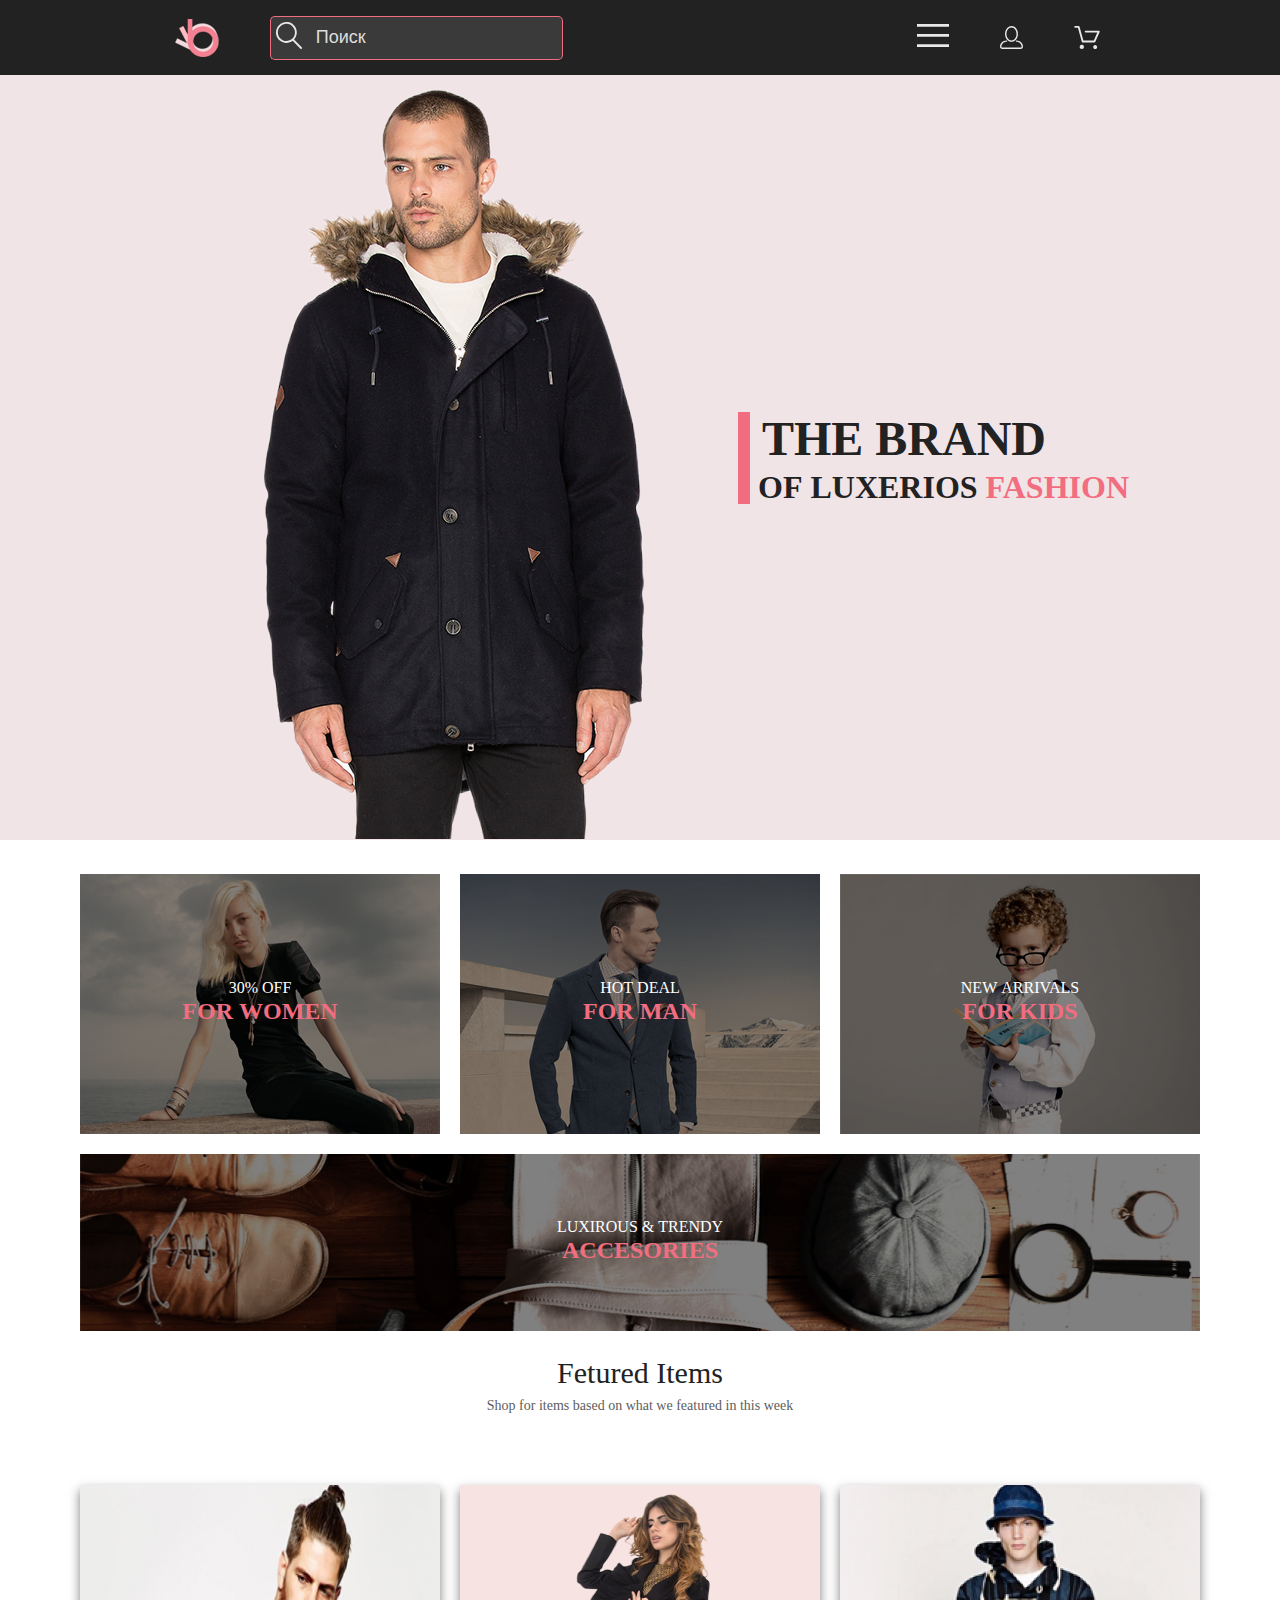
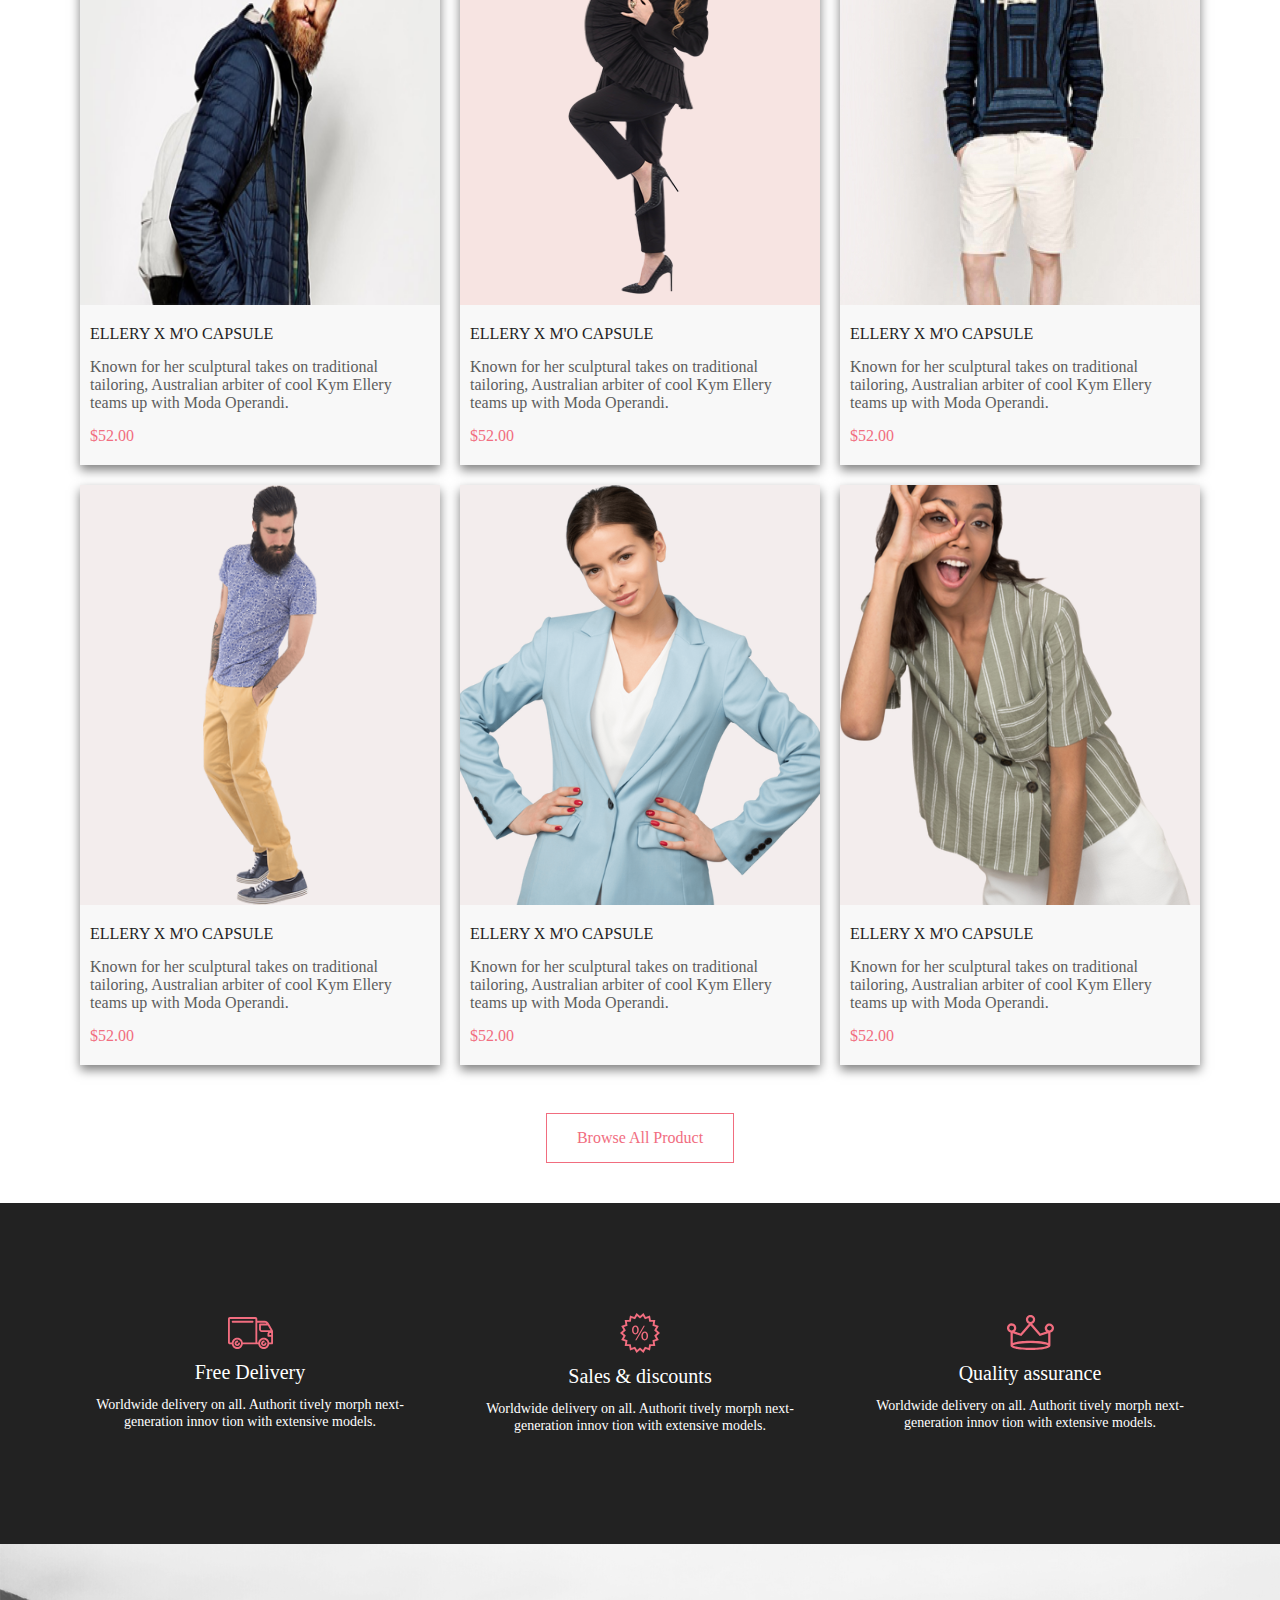
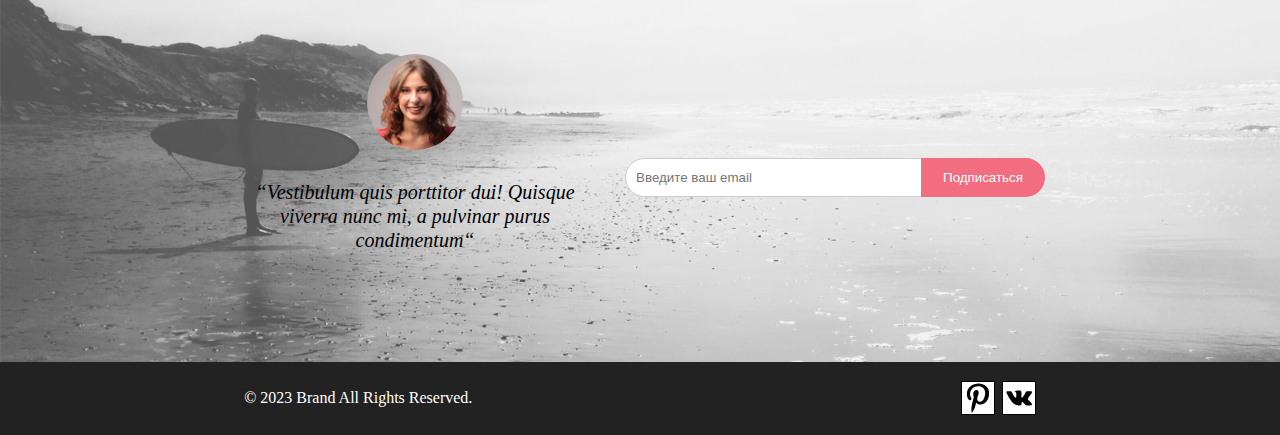
<file: index.html>
<!DOCTYPE html>
<html lang="en">
  <head>
    <meta charset="UTF-8" />
    <meta name="viewport" content="width=device-width, initial-scale=1.0" />
    <title>shop</title>
    <link rel="stylesheet" href="style/style.css" />
  </head>
  <body>
    <div class="main-page">
      <section class="top-menu center">
        <div class="logo-search">
          <a class="main-logo" href="#"> </a>
          <div class="search-hover">
            <div class="search icon"></div>
            <form class="search__form" action="" method="">
              <label for="top-menu"></label>
              <input
                class="custom_input input"
                type="text"
                name="search__top-menu"
                placeholder="Поиск" />
            </form>
          </div>
        </div>
        <div class="user_info">
          <div class="user_info__setting-box icon-header">
            <input type="checkbox" id="setting-box" checked="true" />
            <label for="setting-box">
              <svg
                width="32.000000"
                height="23.000000"
                viewBox="0 0 32 23"
                fill="none"
                xmlns="http://www.w3.org/2000/svg"
                xmlns:xlink="http://www.w3.org/1999/xlink">
                <defs />
                <path
                  d="M0 23L0 20.3086L32 20.3086L32 23L0 23ZM0 12.7617L0
                10.0703L32 10.0703L32 12.7617L0 12.7617ZM0 2.69141L0 0L32 0L32
                2.69141L0 2.69141Z"
                  fill="#E8E8E8"
                  fill-opacity="1.000000"
                  fill-rule="nonzero" />
              </svg>
            </label>
            <div class="setting-menu">
              <ul>
                <span class="title">Menu</span>
                <li class="mobile-sub-menu">
                  <a
                    class="link mobile-link"
                    href="page/shopping_cart/shopping_cart.html">
                    <svg
                      width="20"
                      height="20"
                      viewBox="0 0 31.9941 29"
                      fill="none"
                      xmlns="http://www.w3.org/2000/svg"
                      xmlns:xlink="http://www.w3.org/1999/xlink">
                      <path
                        d="M26.2012 29C25.5527 28.9727 24.9414 28.6953 24.498 28.2227C24.0527 27.75 23.8105 27.125 23.8242 26.4766C23.8379 25.8281 24.1035 25.2109 24.5664 24.7578C25.0293 24.3008 25.6523 24.0469 26.3008 24.0469C26.9492 24.0469 27.5723 24.3008 28.0352 24.7578C28.498 25.2109 28.7637 25.8281 28.7773 26.4766C28.791 27.125 28.5488 27.75 28.1055 28.2227C27.6602 28.6953 27.0488 28.9727 26.4004 29L26.2012 29ZM6.75195 26.3203C6.75195 25.7891 6.91016 25.2734 7.20508 24.832C7.5 24.3906 7.91797 24.0469 8.4082 23.8438C8.89648 23.6406 9.43555 23.5898 9.95508 23.6914C10.4766 23.793 10.9531 24.0508 11.3281 24.4258C11.7031 24.8008 11.959 25.2773 12.0605 25.7969C12.1641 26.3164 12.1113 26.8555 11.9082 27.3438C11.707 27.8359 11.3633 28.2539 10.9219 28.5469C10.4805 28.8438 9.96289 29 9.43359 29C9.08008 29 8.73242 28.9297 8.40625 28.7969C8.08203 28.6602 7.78516 28.4648 7.53711 28.2148C7.28711 27.9688 7.08984 27.6719 6.95508 27.3477C6.82031 27.0195 6.75195 26.6719 6.75195 26.3203L6.75195 26.3203ZM10.5527 20.6875C10.293 20.6875 10.041 20.6016 9.83398 20.4453C9.62695 20.2891 9.47852 20.0703 9.4082 19.8203L4.57422 2.36328L1.18164 2.36328C0.869141 2.36328 0.568359 2.23828 0.345703 2.01953C0.125 1.79688 0 1.49609 0 1.18359C0 0.867188 0.125 0.566406 0.345703 0.347656C0.568359 0.125 0.869141 0 1.18164 0L5.46289 0C5.72266 0 5.97461 0.0820312 6.18164 0.242188C6.38867 0.398438 6.53711 0.617188 6.60742 0.867188L11.4395 18.3242L24.6172 18.3242L29.002 8.27344L14.4004 8.27344C14.2422 8.28125 14.0859 8.25391 13.9375 8.19531C13.791 8.13672 13.6562 8.05078 13.543 7.94141C13.4297 7.83203 13.3379 7.69922 13.2773 7.55469C13.2148 7.40625 13.1836 7.25 13.1836 7.09375C13.1836 6.93359 13.2148 6.77734 13.2773 6.63281C13.3379 6.48438 13.4297 6.35547 13.543 6.24219C13.6562 6.13281 13.791 6.04688 13.9375 5.98828C14.0859 5.93359 14.2422 5.90625 14.4004 5.91016L30.8145 5.91016C31.0098 5.91016 31.2031 5.95703 31.375 6.05078C31.5469 6.14453 31.6934 6.27734 31.8008 6.44141C31.9082 6.60547 31.9727 6.79688 31.9902 6.99219C32.0078 7.1875 31.9766 7.38281 31.9004 7.56641L26.4941 19.9766C26.4023 20.1875 26.25 20.3672 26.0586 20.4922C25.8652 20.6172 25.6406 20.6875 25.4102 20.6875L10.5527 20.6875Z"
                        fill="#E8E8E8"
                        fill-opacity="1.000000"
                        fill-rule="nonzero" />
                    </svg>

                    &nbsp;&nbsp;SHOPPING&nbsp;CART</a
                  >
                </li>
                <li class="mobile-sub-menu">
                  <a
                    class="link mobile-link"
                    href="page/registration/registration.html">
                    <svg
                      width="20"
                      height="20"
                      viewBox="0 0 29 29"
                      fill="none"
                      xmlns="http://www.w3.org/2000/svg"
                      xmlns:xlink="http://www.w3.org/1999/xlink">
                      <path
                        d="M14.5 19.9375C19 19.9375 22.6562 15.4648 22.6562 9.96875C22.6562 4.47266 19 0 14.5 0C13.3633 0.0234375 12.2461 0.304688 11.2344 0.824219C10.2246 1.34375 9.3457 2.08984 8.66602 3C7.12695 4.99609 6.30859 7.45312 6.34375 9.97266C6.34375 15.4648 10 19.9375 14.5 19.9375ZM14.5 1.8125C18 1.8125 20.8438 5.47266 20.8438 9.96875C20.8438 14.4648 17.998 18.125 14.5 18.125C11.002 18.125 8.15625 14.4648 8.1543 9.96875C8.1543 5.47266 11 1.8125 14.5 1.8125ZM20.8438 18.125C20.6035 18.125 20.373 18.2188 20.2031 18.3906C20.0332 18.5586 19.9375 18.793 19.9375 19.0312C19.9375 19.2734 20.0332 19.5039 20.2031 19.6719C20.373 19.8438 20.6035 19.9375 20.8438 19.9375C22.5254 19.9414 24.1387 20.6094 25.3281 21.7969C26.5176 22.9883 27.1855 24.6016 27.1875 26.2812C27.1875 26.5234 27.0918 26.7539 26.9219 26.9219C26.752 27.0938 26.5215 27.1875 26.2812 27.1875L2.7207 27.1875C2.48047 27.1875 2.25 27.0938 2.08008 26.9219C1.91016 26.7539 1.81445 26.5234 1.81445 26.2812C1.81641 24.6016 2.48438 22.9883 3.67383 21.7969C4.86328 20.6094 6.47656 19.9414 8.1582 19.9375C8.39844 19.9375 8.62891 19.8438 8.79883 19.6719C8.96875 19.5039 9.06445 19.2734 9.06445 19.0312C9.06445 18.793 8.96875 18.5625 8.79883 18.3906C8.62891 18.2227 8.39844 18.125 8.1582 18.125C5.99609 18.1289 3.92188 18.9883 2.39258 20.5156C0.863281 22.0469 0.00195312 24.1172 0 26.2812C0 27 0.287109 27.6914 0.796875 28.2031C1.30664 28.7109 1.99805 29 2.71875 29L26.2812 29C27.002 29 27.6934 28.7109 28.2031 28.2031C28.7129 27.6914 29 27 29 26.2812C28.998 24.1172 28.1367 22.0469 26.6074 20.5156C25.0801 18.9883 23.0059 18.1289 20.8438 18.125Z"
                        fill="#E8E8E8"
                        fill-opacity="1.000000"
                        fill-rule="nonzero" />
                    </svg>

                    &nbsp;&nbsp;REGISTRATION</a
                  >
                </li>
                <ul class="setting-menu-category">
                  <span class="title"><a class="link" href="#">Men</a></span>
                  <li class="sub-category">
                    <a class="link" href="#">Accessories</a>
                  </li>
                  <li class="sub-category">
                    <a class="link" href="#">Bags</a>
                  </li>
                  <li class="sub-category">
                    <a class="link" href="#">Denim</a>
                  </li>
                  <li class="sub-category">
                    <a class="link" href="#">T-Shirts</a>
                  </li>
                </ul>
                <ul class="setting-menu-category">
                  <span class="title"><a class="link" href="#">WOMAN</a></span>
                  <li class="sub-category">
                    <a class="link" href="#">Accessories</a>
                  </li>
                  <li class="sub-category">
                    <a class="link" href="#">Jackets & Coats</a>
                  </li>
                  <li class="sub-category">
                    <a class="link" href="#">Polos</a>
                  </li>
                  <li class="sub-category">
                    <a class="link" href="#">T-Shirts</a>
                  </li>
                  <li class="sub-category">
                    <a class="link" href="#">Shirts</a>
                  </li>
                </ul>
                <ul class="setting-menu-category">
                  <span class="title"><a class="link" href="#">KIDS</a></span>
                  <li class="sub-category">
                    <a class="link" href="#">Accessories</a>
                  </li>
                  <li class="sub-category">
                    <a class="link" href="#">Bags</a>
                  </li>
                  <li class="sub-category">
                    <a class="link" href="#">Polos</a>
                  </li>
                  <li class="sub-category">
                    <a class="link" href="#">T-Shirts</a>
                  </li>
                  <li class="sub-category">
                    <a class="link" href="#">Shirts</a>
                  </li>
                </ul>
              </ul>
            </div>
          </div>
          <a
            class="user_info__user icon-header"
            href="page/registration/registration.html">
          </a>
          <a
            class="user_info__shopping-cart icon-header"
            href="page/shopping_cart/shopping_cart.html">
          </a>
        </div>
      </section>
      <nav>
        <div class="big-logo-index">
          <div class="left-img">
            <img src="img/index/big-name-img2.png" alt="big-name-img" />
          </div>
          <div class="right-name">
            <div class="block-name-and-figure">
              <div class="block-img-pink"></div>
              <div class="name-shop">
                <div class="up-name">
                  <span>&nbspTHE&nbspBRAND</span>
                </div>
                <div class="down-name">
                  <span
                    >&nbspOF&nbspLUXERIOS&nbsp<span class="name-pink"
                      >FASHION</span
                    ></span
                  >
                </div>
              </div>
            </div>
          </div>
        </div>
      </nav>
      <main>
        <section class="category">
          <div class="category__up">
            <div class="category__up__bunner">
              <a href="page/catalog/catalog.html"
                ><img
                  class="img-bunner"
                  src="style/img/category/for_wonam_bunner2.png"
                  alt="FOR_WOMAN"
              /></a>
              <div class="bunner-name">
                <span class="bunner-up-name">30%&nbspOFF</span>
                <span class="bunner-down-name">FOR&nbspWOMEN</span>
              </div>
            </div>
            <div class="category__up__bunner">
              <a href="#"
                ><img
                  class="img-bunner"
                  src="style/img/category/FOR-man.png"
                  alt="FOR_WOMAN"
              /></a>
              <div class="bunner-name">
                <span class="bunner-up-name">HOT&nbspDEAL</span>
                <span class="bunner-down-name">FOR&nbspMAN</span>
              </div>
            </div>
            <div class="category__up__bunner">
              <a href="#"
                ><img
                  class="img-bunner"
                  src="style/img/category/FOR-kids.png"
                  alt="FOR_ьфт"
              /></a>
              <div class="bunner-name">
                <span class="bunner-up-name">NEW&nbspARRIVALS</span>
                <span class="bunner-down-name">FOR&nbspKIDS</span>
              </div>
            </div>
            <div class="category__up__bunner updown">
              <a href="#"
                ><img
                  class="img-bunner"
                  src="style/img/category/accesuars.png"
                  alt="FOR_ьфт"
              /></a>
              <div class="bunner-name">
                <span class="bunner-up-name">LUXIROUS&nbsp&&nbspTRENDY</span>
                <span class="bunner-down-name">ACCESORIES</span>
              </div>
            </div>
          </div>
          <div class="category__down">
            <div class="category__down__bunner bunner_down">
              <a href="#"
                ><img
                  class="img-bunner"
                  src="style/img/category/accesuars.png"
                  alt="accesuars"
              /></a>
              <div class="bunner-name bunner_down-name">
                <span class="bunner-up-name">LUXIROUS&nbsp&&nbspTRENDY</span>
                <span class="bunner-down-name">ACCESORIES</span>
              </div>
            </div>
          </div>
        </section>
        <section class="fetured_items">
          <span class="fetured_items__title">Fetured&nbspItems</span>
          <span class="fetured_items__text"
            >Shop&nbspfor&nbspitems&nbspbased&nbspon&nbspwhat&nbspwe&nbspfeatured&nbspin&nbspthis&nbspweek</span
          >
          <div class="fetured_items__product_carts">
            <div class="fetured_items__product_carts__product_cart">
              <div class="product_cart__img">
                <img src="img/index/product_1.png" alt="product_1" />
                <a
                  class="add_to_cart"
                  href="page/for_woman/product_1/product.html">
                  <svg
                    width="31.994141"
                    height="29.000000"
                    viewBox="0 0 31.9941 29"
                    fill="none"
                    xmlns="http://www.w3.org/2000/svg"
                    xmlns:xlink="http://www.w3.org/1999/xlink">
                    <defs />
                    <path
                      d="M26.2012 29C25.5527 28.9727 24.9414 28.6953 24.498 28.2227C24.0527 27.75 23.8105 27.125 23.8242 26.4766C23.8379 25.8281 24.1035 25.2109 24.5664 24.7578C25.0293 24.3008 25.6523 24.0469 26.3008 24.0469C26.9492 24.0469 27.5723 24.3008 28.0352 24.7578C28.498 25.2109 28.7637 25.8281 28.7773 26.4766C28.791 27.125 28.5488 27.75 28.1055 28.2227C27.6602 28.6953 27.0488 28.9727 26.4004 29L26.2012 29ZM6.75195 26.3203C6.75195 25.7891 6.91016 25.2734 7.20508 24.832C7.5 24.3906 7.91797 24.0469 8.4082 23.8438C8.89648 23.6406 9.43555 23.5898 9.95508 23.6914C10.4766 23.793 10.9531 24.0508 11.3281 24.4258C11.7031 24.8008 11.959 25.2773 12.0605 25.7969C12.1641 26.3164 12.1113 26.8555 11.9082 27.3438C11.707 27.8359 11.3633 28.2539 10.9219 28.5469C10.4805 28.8438 9.96289 29 9.43359 29C9.08008 29 8.73242 28.9297 8.40625 28.7969C8.08203 28.6602 7.78516 28.4648 7.53711 28.2148C7.28711 27.9688 7.08984 27.6719 6.95508 27.3477C6.82031 27.0195 6.75195 26.6719 6.75195 26.3203L6.75195 26.3203ZM10.5527 20.6875C10.293 20.6875 10.041 20.6016 9.83398 20.4453C9.62695 20.2891 9.47852 20.0703 9.4082 19.8203L4.57422 2.36328L1.18164 2.36328C0.869141 2.36328 0.568359 2.23828 0.345703 2.01953C0.125 1.79688 0 1.49609 0 1.18359C0 0.867188 0.125 0.566406 0.345703 0.347656C0.568359 0.125 0.869141 0 1.18164 0L5.46289 0C5.72266 0 5.97461 0.0820312 6.18164 0.242188C6.38867 0.398438 6.53711 0.617188 6.60742 0.867188L11.4395 18.3242L24.6172 18.3242L29.002 8.27344L14.4004 8.27344C14.2422 8.28125 14.0859 8.25391 13.9375 8.19531C13.791 8.13672 13.6562 8.05078 13.543 7.94141C13.4297 7.83203 13.3379 7.69922 13.2773 7.55469C13.2148 7.40625 13.1836 7.25 13.1836 7.09375C13.1836 6.93359 13.2148 6.77734 13.2773 6.63281C13.3379 6.48438 13.4297 6.35547 13.543 6.24219C13.6562 6.13281 13.791 6.04688 13.9375 5.98828C14.0859 5.93359 14.2422 5.90625 14.4004 5.91016L30.8145 5.91016C31.0098 5.91016 31.2031 5.95703 31.375 6.05078C31.5469 6.14453 31.6934 6.27734 31.8008 6.44141C31.9082 6.60547 31.9727 6.79688 31.9902 6.99219C32.0078 7.1875 31.9766 7.38281 31.9004 7.56641L26.4941 19.9766C26.4023 20.1875 26.25 20.3672 26.0586 20.4922C25.8652 20.6172 25.6406 20.6875 25.4102 20.6875L10.5527 20.6875Z"
                      fill="#E8E8E8"
                      fill-opacity="1.000000"
                      fill-rule="nonzero" />
                  </svg>
                  <span class="add_to_cart__text">add to cart</span>
                </a>
              </div>
              <div class="product_cart__text">
                <span class="title">ELLERY X M'O CAPSULE</span>
                <span class="text"
                  >Known for her sculptural takes on traditional tailoring,
                  Australian arbiter of cool Kym Ellery teams up with Moda
                  Operandi.</span
                >
                <span class="price">$52.00</span>
              </div>
            </div>
            <div class="fetured_items__product_carts__product_cart">
              <div class="product_cart__img">
                <img src="img/index/product_2.png" alt="product_2" />
                <a class="add_to_cart" href="#">
                  <svg
                    width="31.994141"
                    height="29.000000"
                    viewBox="0 0 31.9941 29"
                    fill="none"
                    xmlns="http://www.w3.org/2000/svg"
                    xmlns:xlink="http://www.w3.org/1999/xlink">
                    <defs />
                    <path
                      d="M26.2012 29C25.5527 28.9727 24.9414 28.6953 24.498 28.2227C24.0527 27.75 23.8105 27.125 23.8242 26.4766C23.8379 25.8281 24.1035 25.2109 24.5664 24.7578C25.0293 24.3008 25.6523 24.0469 26.3008 24.0469C26.9492 24.0469 27.5723 24.3008 28.0352 24.7578C28.498 25.2109 28.7637 25.8281 28.7773 26.4766C28.791 27.125 28.5488 27.75 28.1055 28.2227C27.6602 28.6953 27.0488 28.9727 26.4004 29L26.2012 29ZM6.75195 26.3203C6.75195 25.7891 6.91016 25.2734 7.20508 24.832C7.5 24.3906 7.91797 24.0469 8.4082 23.8438C8.89648 23.6406 9.43555 23.5898 9.95508 23.6914C10.4766 23.793 10.9531 24.0508 11.3281 24.4258C11.7031 24.8008 11.959 25.2773 12.0605 25.7969C12.1641 26.3164 12.1113 26.8555 11.9082 27.3438C11.707 27.8359 11.3633 28.2539 10.9219 28.5469C10.4805 28.8438 9.96289 29 9.43359 29C9.08008 29 8.73242 28.9297 8.40625 28.7969C8.08203 28.6602 7.78516 28.4648 7.53711 28.2148C7.28711 27.9688 7.08984 27.6719 6.95508 27.3477C6.82031 27.0195 6.75195 26.6719 6.75195 26.3203L6.75195 26.3203ZM10.5527 20.6875C10.293 20.6875 10.041 20.6016 9.83398 20.4453C9.62695 20.2891 9.47852 20.0703 9.4082 19.8203L4.57422 2.36328L1.18164 2.36328C0.869141 2.36328 0.568359 2.23828 0.345703 2.01953C0.125 1.79688 0 1.49609 0 1.18359C0 0.867188 0.125 0.566406 0.345703 0.347656C0.568359 0.125 0.869141 0 1.18164 0L5.46289 0C5.72266 0 5.97461 0.0820312 6.18164 0.242188C6.38867 0.398438 6.53711 0.617188 6.60742 0.867188L11.4395 18.3242L24.6172 18.3242L29.002 8.27344L14.4004 8.27344C14.2422 8.28125 14.0859 8.25391 13.9375 8.19531C13.791 8.13672 13.6562 8.05078 13.543 7.94141C13.4297 7.83203 13.3379 7.69922 13.2773 7.55469C13.2148 7.40625 13.1836 7.25 13.1836 7.09375C13.1836 6.93359 13.2148 6.77734 13.2773 6.63281C13.3379 6.48438 13.4297 6.35547 13.543 6.24219C13.6562 6.13281 13.791 6.04688 13.9375 5.98828C14.0859 5.93359 14.2422 5.90625 14.4004 5.91016L30.8145 5.91016C31.0098 5.91016 31.2031 5.95703 31.375 6.05078C31.5469 6.14453 31.6934 6.27734 31.8008 6.44141C31.9082 6.60547 31.9727 6.79688 31.9902 6.99219C32.0078 7.1875 31.9766 7.38281 31.9004 7.56641L26.4941 19.9766C26.4023 20.1875 26.25 20.3672 26.0586 20.4922C25.8652 20.6172 25.6406 20.6875 25.4102 20.6875L10.5527 20.6875Z"
                      fill="#E8E8E8"
                      fill-opacity="1.000000"
                      fill-rule="nonzero" />
                  </svg>
                  <span class="add_to_cart__text">add to cart</span>
                </a>
              </div>
              <div class="product_cart__text">
                <span class="title">ELLERY X M'O CAPSULE</span>
                <span class="text"
                  >Known for her sculptural takes on traditional tailoring,
                  Australian arbiter of cool Kym Ellery teams up with Moda
                  Operandi.</span
                >
                <span class="price">$52.00</span>
              </div>
            </div>
            <div class="fetured_items__product_carts__product_cart">
              <div class="product_cart__img">
                <img src="img/index/product_3.jpg" alt="product_3" />
                <a class="add_to_cart" href="#">
                  <svg
                    width="31.994141"
                    height="29.000000"
                    viewBox="0 0 31.9941 29"
                    fill="none"
                    xmlns="http://www.w3.org/2000/svg"
                    xmlns:xlink="http://www.w3.org/1999/xlink">
                    <defs />
                    <path
                      d="M26.2012 29C25.5527 28.9727 24.9414 28.6953 24.498 28.2227C24.0527 27.75 23.8105 27.125 23.8242 26.4766C23.8379 25.8281 24.1035 25.2109 24.5664 24.7578C25.0293 24.3008 25.6523 24.0469 26.3008 24.0469C26.9492 24.0469 27.5723 24.3008 28.0352 24.7578C28.498 25.2109 28.7637 25.8281 28.7773 26.4766C28.791 27.125 28.5488 27.75 28.1055 28.2227C27.6602 28.6953 27.0488 28.9727 26.4004 29L26.2012 29ZM6.75195 26.3203C6.75195 25.7891 6.91016 25.2734 7.20508 24.832C7.5 24.3906 7.91797 24.0469 8.4082 23.8438C8.89648 23.6406 9.43555 23.5898 9.95508 23.6914C10.4766 23.793 10.9531 24.0508 11.3281 24.4258C11.7031 24.8008 11.959 25.2773 12.0605 25.7969C12.1641 26.3164 12.1113 26.8555 11.9082 27.3438C11.707 27.8359 11.3633 28.2539 10.9219 28.5469C10.4805 28.8438 9.96289 29 9.43359 29C9.08008 29 8.73242 28.9297 8.40625 28.7969C8.08203 28.6602 7.78516 28.4648 7.53711 28.2148C7.28711 27.9688 7.08984 27.6719 6.95508 27.3477C6.82031 27.0195 6.75195 26.6719 6.75195 26.3203L6.75195 26.3203ZM10.5527 20.6875C10.293 20.6875 10.041 20.6016 9.83398 20.4453C9.62695 20.2891 9.47852 20.0703 9.4082 19.8203L4.57422 2.36328L1.18164 2.36328C0.869141 2.36328 0.568359 2.23828 0.345703 2.01953C0.125 1.79688 0 1.49609 0 1.18359C0 0.867188 0.125 0.566406 0.345703 0.347656C0.568359 0.125 0.869141 0 1.18164 0L5.46289 0C5.72266 0 5.97461 0.0820312 6.18164 0.242188C6.38867 0.398438 6.53711 0.617188 6.60742 0.867188L11.4395 18.3242L24.6172 18.3242L29.002 8.27344L14.4004 8.27344C14.2422 8.28125 14.0859 8.25391 13.9375 8.19531C13.791 8.13672 13.6562 8.05078 13.543 7.94141C13.4297 7.83203 13.3379 7.69922 13.2773 7.55469C13.2148 7.40625 13.1836 7.25 13.1836 7.09375C13.1836 6.93359 13.2148 6.77734 13.2773 6.63281C13.3379 6.48438 13.4297 6.35547 13.543 6.24219C13.6562 6.13281 13.791 6.04688 13.9375 5.98828C14.0859 5.93359 14.2422 5.90625 14.4004 5.91016L30.8145 5.91016C31.0098 5.91016 31.2031 5.95703 31.375 6.05078C31.5469 6.14453 31.6934 6.27734 31.8008 6.44141C31.9082 6.60547 31.9727 6.79688 31.9902 6.99219C32.0078 7.1875 31.9766 7.38281 31.9004 7.56641L26.4941 19.9766C26.4023 20.1875 26.25 20.3672 26.0586 20.4922C25.8652 20.6172 25.6406 20.6875 25.4102 20.6875L10.5527 20.6875Z"
                      fill="#E8E8E8"
                      fill-opacity="1.000000"
                      fill-rule="nonzero" />
                  </svg>
                  <span class="add_to_cart__text">add to cart</span>
                </a>
              </div>
              <div class="product_cart__text">
                <span class="title">ELLERY X M'O CAPSULE</span>
                <span class="text"
                  >Known for her sculptural takes on traditional tailoring,
                  Australian arbiter of cool Kym Ellery teams up with Moda
                  Operandi.</span
                >
                <span class="price">$52.00</span>
              </div>
            </div>
            <div class="fetured_items__product_carts__product_cart">
              <div class="product_cart__img">
                <img src="img/index/product_4.png" alt="product_4" />
                <a class="add_to_cart" href="#">
                  <svg
                    width="31.994141"
                    height="29.000000"
                    viewBox="0 0 31.9941 29"
                    fill="none"
                    xmlns="http://www.w3.org/2000/svg"
                    xmlns:xlink="http://www.w3.org/1999/xlink">
                    <defs />
                    <path
                      d="M26.2012 29C25.5527 28.9727 24.9414 28.6953 24.498 28.2227C24.0527 27.75 23.8105 27.125 23.8242 26.4766C23.8379 25.8281 24.1035 25.2109 24.5664 24.7578C25.0293 24.3008 25.6523 24.0469 26.3008 24.0469C26.9492 24.0469 27.5723 24.3008 28.0352 24.7578C28.498 25.2109 28.7637 25.8281 28.7773 26.4766C28.791 27.125 28.5488 27.75 28.1055 28.2227C27.6602 28.6953 27.0488 28.9727 26.4004 29L26.2012 29ZM6.75195 26.3203C6.75195 25.7891 6.91016 25.2734 7.20508 24.832C7.5 24.3906 7.91797 24.0469 8.4082 23.8438C8.89648 23.6406 9.43555 23.5898 9.95508 23.6914C10.4766 23.793 10.9531 24.0508 11.3281 24.4258C11.7031 24.8008 11.959 25.2773 12.0605 25.7969C12.1641 26.3164 12.1113 26.8555 11.9082 27.3438C11.707 27.8359 11.3633 28.2539 10.9219 28.5469C10.4805 28.8438 9.96289 29 9.43359 29C9.08008 29 8.73242 28.9297 8.40625 28.7969C8.08203 28.6602 7.78516 28.4648 7.53711 28.2148C7.28711 27.9688 7.08984 27.6719 6.95508 27.3477C6.82031 27.0195 6.75195 26.6719 6.75195 26.3203L6.75195 26.3203ZM10.5527 20.6875C10.293 20.6875 10.041 20.6016 9.83398 20.4453C9.62695 20.2891 9.47852 20.0703 9.4082 19.8203L4.57422 2.36328L1.18164 2.36328C0.869141 2.36328 0.568359 2.23828 0.345703 2.01953C0.125 1.79688 0 1.49609 0 1.18359C0 0.867188 0.125 0.566406 0.345703 0.347656C0.568359 0.125 0.869141 0 1.18164 0L5.46289 0C5.72266 0 5.97461 0.0820312 6.18164 0.242188C6.38867 0.398438 6.53711 0.617188 6.60742 0.867188L11.4395 18.3242L24.6172 18.3242L29.002 8.27344L14.4004 8.27344C14.2422 8.28125 14.0859 8.25391 13.9375 8.19531C13.791 8.13672 13.6562 8.05078 13.543 7.94141C13.4297 7.83203 13.3379 7.69922 13.2773 7.55469C13.2148 7.40625 13.1836 7.25 13.1836 7.09375C13.1836 6.93359 13.2148 6.77734 13.2773 6.63281C13.3379 6.48438 13.4297 6.35547 13.543 6.24219C13.6562 6.13281 13.791 6.04688 13.9375 5.98828C14.0859 5.93359 14.2422 5.90625 14.4004 5.91016L30.8145 5.91016C31.0098 5.91016 31.2031 5.95703 31.375 6.05078C31.5469 6.14453 31.6934 6.27734 31.8008 6.44141C31.9082 6.60547 31.9727 6.79688 31.9902 6.99219C32.0078 7.1875 31.9766 7.38281 31.9004 7.56641L26.4941 19.9766C26.4023 20.1875 26.25 20.3672 26.0586 20.4922C25.8652 20.6172 25.6406 20.6875 25.4102 20.6875L10.5527 20.6875Z"
                      fill="#E8E8E8"
                      fill-opacity="1.000000"
                      fill-rule="nonzero" />
                  </svg>
                  <span class="add_to_cart__text">add to cart</span>
                </a>
              </div>
              <div class="product_cart__text">
                <span class="title">ELLERY X M'O CAPSULE</span>
                <span class="text"
                  >Known for her sculptural takes on traditional tailoring,
                  Australian arbiter of cool Kym Ellery teams up with Moda
                  Operandi.</span
                >
                <span class="price">$52.00</span>
              </div>
            </div>
            <div class="fetured_items__product_carts__product_cart">
              <div class="product_cart__img">
                <img src="img/index/product_5.png" alt="product_5" />
                <a class="add_to_cart" href="#">
                  <svg
                    width="31.994141"
                    height="29.000000"
                    viewBox="0 0 31.9941 29"
                    fill="none"
                    xmlns="http://www.w3.org/2000/svg"
                    xmlns:xlink="http://www.w3.org/1999/xlink">
                    <defs />
                    <path
                      d="M26.2012 29C25.5527 28.9727 24.9414 28.6953 24.498 28.2227C24.0527 27.75 23.8105 27.125 23.8242 26.4766C23.8379 25.8281 24.1035 25.2109 24.5664 24.7578C25.0293 24.3008 25.6523 24.0469 26.3008 24.0469C26.9492 24.0469 27.5723 24.3008 28.0352 24.7578C28.498 25.2109 28.7637 25.8281 28.7773 26.4766C28.791 27.125 28.5488 27.75 28.1055 28.2227C27.6602 28.6953 27.0488 28.9727 26.4004 29L26.2012 29ZM6.75195 26.3203C6.75195 25.7891 6.91016 25.2734 7.20508 24.832C7.5 24.3906 7.91797 24.0469 8.4082 23.8438C8.89648 23.6406 9.43555 23.5898 9.95508 23.6914C10.4766 23.793 10.9531 24.0508 11.3281 24.4258C11.7031 24.8008 11.959 25.2773 12.0605 25.7969C12.1641 26.3164 12.1113 26.8555 11.9082 27.3438C11.707 27.8359 11.3633 28.2539 10.9219 28.5469C10.4805 28.8438 9.96289 29 9.43359 29C9.08008 29 8.73242 28.9297 8.40625 28.7969C8.08203 28.6602 7.78516 28.4648 7.53711 28.2148C7.28711 27.9688 7.08984 27.6719 6.95508 27.3477C6.82031 27.0195 6.75195 26.6719 6.75195 26.3203L6.75195 26.3203ZM10.5527 20.6875C10.293 20.6875 10.041 20.6016 9.83398 20.4453C9.62695 20.2891 9.47852 20.0703 9.4082 19.8203L4.57422 2.36328L1.18164 2.36328C0.869141 2.36328 0.568359 2.23828 0.345703 2.01953C0.125 1.79688 0 1.49609 0 1.18359C0 0.867188 0.125 0.566406 0.345703 0.347656C0.568359 0.125 0.869141 0 1.18164 0L5.46289 0C5.72266 0 5.97461 0.0820312 6.18164 0.242188C6.38867 0.398438 6.53711 0.617188 6.60742 0.867188L11.4395 18.3242L24.6172 18.3242L29.002 8.27344L14.4004 8.27344C14.2422 8.28125 14.0859 8.25391 13.9375 8.19531C13.791 8.13672 13.6562 8.05078 13.543 7.94141C13.4297 7.83203 13.3379 7.69922 13.2773 7.55469C13.2148 7.40625 13.1836 7.25 13.1836 7.09375C13.1836 6.93359 13.2148 6.77734 13.2773 6.63281C13.3379 6.48438 13.4297 6.35547 13.543 6.24219C13.6562 6.13281 13.791 6.04688 13.9375 5.98828C14.0859 5.93359 14.2422 5.90625 14.4004 5.91016L30.8145 5.91016C31.0098 5.91016 31.2031 5.95703 31.375 6.05078C31.5469 6.14453 31.6934 6.27734 31.8008 6.44141C31.9082 6.60547 31.9727 6.79688 31.9902 6.99219C32.0078 7.1875 31.9766 7.38281 31.9004 7.56641L26.4941 19.9766C26.4023 20.1875 26.25 20.3672 26.0586 20.4922C25.8652 20.6172 25.6406 20.6875 25.4102 20.6875L10.5527 20.6875Z"
                      fill="#E8E8E8"
                      fill-opacity="1.000000"
                      fill-rule="nonzero" />
                  </svg>
                  <span class="add_to_cart__text">add to cart</span>
                </a>
              </div>
              <div class="product_cart__text">
                <span class="title">ELLERY X M'O CAPSULE</span>
                <span class="text"
                  >Known for her sculptural takes on traditional tailoring,
                  Australian arbiter of cool Kym Ellery teams up with Moda
                  Operandi.</span
                >
                <span class="price">$52.00</span>
              </div>
            </div>
            <div class="fetured_items__product_carts__product_cart">
              <div class="product_cart__img">
                <img src="img/index/product_6.png" alt="product_6" />
                <a class="add_to_cart" href="#">
                  <svg
                    width="31.994141"
                    height="29.000000"
                    viewBox="0 0 31.9941 29"
                    fill="none"
                    xmlns="http://www.w3.org/2000/svg"
                    xmlns:xlink="http://www.w3.org/1999/xlink">
                    <defs />
                    <path
                      d="M26.2012 29C25.5527 28.9727 24.9414 28.6953 24.498 28.2227C24.0527 27.75 23.8105 27.125 23.8242 26.4766C23.8379 25.8281 24.1035 25.2109 24.5664 24.7578C25.0293 24.3008 25.6523 24.0469 26.3008 24.0469C26.9492 24.0469 27.5723 24.3008 28.0352 24.7578C28.498 25.2109 28.7637 25.8281 28.7773 26.4766C28.791 27.125 28.5488 27.75 28.1055 28.2227C27.6602 28.6953 27.0488 28.9727 26.4004 29L26.2012 29ZM6.75195 26.3203C6.75195 25.7891 6.91016 25.2734 7.20508 24.832C7.5 24.3906 7.91797 24.0469 8.4082 23.8438C8.89648 23.6406 9.43555 23.5898 9.95508 23.6914C10.4766 23.793 10.9531 24.0508 11.3281 24.4258C11.7031 24.8008 11.959 25.2773 12.0605 25.7969C12.1641 26.3164 12.1113 26.8555 11.9082 27.3438C11.707 27.8359 11.3633 28.2539 10.9219 28.5469C10.4805 28.8438 9.96289 29 9.43359 29C9.08008 29 8.73242 28.9297 8.40625 28.7969C8.08203 28.6602 7.78516 28.4648 7.53711 28.2148C7.28711 27.9688 7.08984 27.6719 6.95508 27.3477C6.82031 27.0195 6.75195 26.6719 6.75195 26.3203L6.75195 26.3203ZM10.5527 20.6875C10.293 20.6875 10.041 20.6016 9.83398 20.4453C9.62695 20.2891 9.47852 20.0703 9.4082 19.8203L4.57422 2.36328L1.18164 2.36328C0.869141 2.36328 0.568359 2.23828 0.345703 2.01953C0.125 1.79688 0 1.49609 0 1.18359C0 0.867188 0.125 0.566406 0.345703 0.347656C0.568359 0.125 0.869141 0 1.18164 0L5.46289 0C5.72266 0 5.97461 0.0820312 6.18164 0.242188C6.38867 0.398438 6.53711 0.617188 6.60742 0.867188L11.4395 18.3242L24.6172 18.3242L29.002 8.27344L14.4004 8.27344C14.2422 8.28125 14.0859 8.25391 13.9375 8.19531C13.791 8.13672 13.6562 8.05078 13.543 7.94141C13.4297 7.83203 13.3379 7.69922 13.2773 7.55469C13.2148 7.40625 13.1836 7.25 13.1836 7.09375C13.1836 6.93359 13.2148 6.77734 13.2773 6.63281C13.3379 6.48438 13.4297 6.35547 13.543 6.24219C13.6562 6.13281 13.791 6.04688 13.9375 5.98828C14.0859 5.93359 14.2422 5.90625 14.4004 5.91016L30.8145 5.91016C31.0098 5.91016 31.2031 5.95703 31.375 6.05078C31.5469 6.14453 31.6934 6.27734 31.8008 6.44141C31.9082 6.60547 31.9727 6.79688 31.9902 6.99219C32.0078 7.1875 31.9766 7.38281 31.9004 7.56641L26.4941 19.9766C26.4023 20.1875 26.25 20.3672 26.0586 20.4922C25.8652 20.6172 25.6406 20.6875 25.4102 20.6875L10.5527 20.6875Z"
                      fill="#E8E8E8"
                      fill-opacity="1.000000"
                      fill-rule="nonzero" />
                  </svg>
                  <span class="add_to_cart__text">add to cart</span>
                </a>
              </div>
              <div class="product_cart__text">
                <span class="title">ELLERY X M'O CAPSULE</span>
                <span class="text"
                  >Known for her sculptural takes on traditional tailoring,
                  Australian arbiter of cool Kym Ellery teams up with Moda
                  Operandi.</span
                >
                <span class="price">$52.00</span>
              </div>
            </div>
          </div>
          <a class="fetured_items__button" href="#">Browse All Product</a>
        </section>
        <section class="basement">
          <div class="basement__bunner-1">
            <div class="basement__bunner-1__cart">
              <div class="basement__bunner-1__cart__delivery-img"></div>
              <span class="basement__bunner-1__cart__title">Free Delivery</span>
              <span class="basement__bunner-1__cart__text"
                >Worldwide delivery on all. Authorit tively morph
                next-generation innov tion with extensive models.</span
              >
            </div>
            <div class="basement__bunner-1__cart">
              <div class="basement__bunner-1__cart__sale-discounts"></div>
              <span class="basement__bunner-1__cart__title"
                >Sales & discounts</span
              >
              <span class="basement__bunner-1__cart__text"
                >Worldwide delivery on all. Authorit tively morph
                next-generation innov tion with extensive models.</span
              >
            </div>
            <div class="basement__bunner-1__cart">
              <div class="basement__bunner-1__cart__quality-assurances"></div>

              <span class="basement__bunner-1__cart__title"
                >Quality assurance</span
              >
              <span class="basement__bunner-1__cart__text"
                >Worldwide delivery on all. Authorit tively morph
                next-generation innov tion with extensive models.</span
              >
            </div>
          </div>
          <div class="basement__bunner-2">
            <div class="basement__bunner-2__cart-about">
              <img
                class="ellipse-img"
                src="/style/img/basement/basement-2-img.png"
                alt="about-img" />
              <div class="text">
                “Vestibulum quis porttitor dui! Quisque viverra nunc mi, a
                pulvinar purus condimentum“
              </div>
            </div>
            <div class="basement__bunner-2__subscribe">
              <div class="subscribe">
                <span class="subscribe__block-text"></span>
                <form class="subscribe__form" action="/subscribe" method="post">
                  <input
                    class="email-input"
                    type="email"
                    name="email"
                    placeholder="Введите ваш email" />
                  <button class="subscribe__button" type="submit">
                    Подписаться
                  </button>
                </form>
              </div>
            </div>
          </div>
        </section>
      </main>
      <footer>
        <div class="bottom-menu center">
          <p class="copyright-block">© 2023 Brand All Rights Reserved.</p>
          <div class="social-icons">
            <a class="pinterest icon-bottom" href="#"> </a>
            <a class="vk icon-bottom" href="#"> </a>
          </div>
        </div>
      </footer>
    </div>
  </body>
</html>
</file>
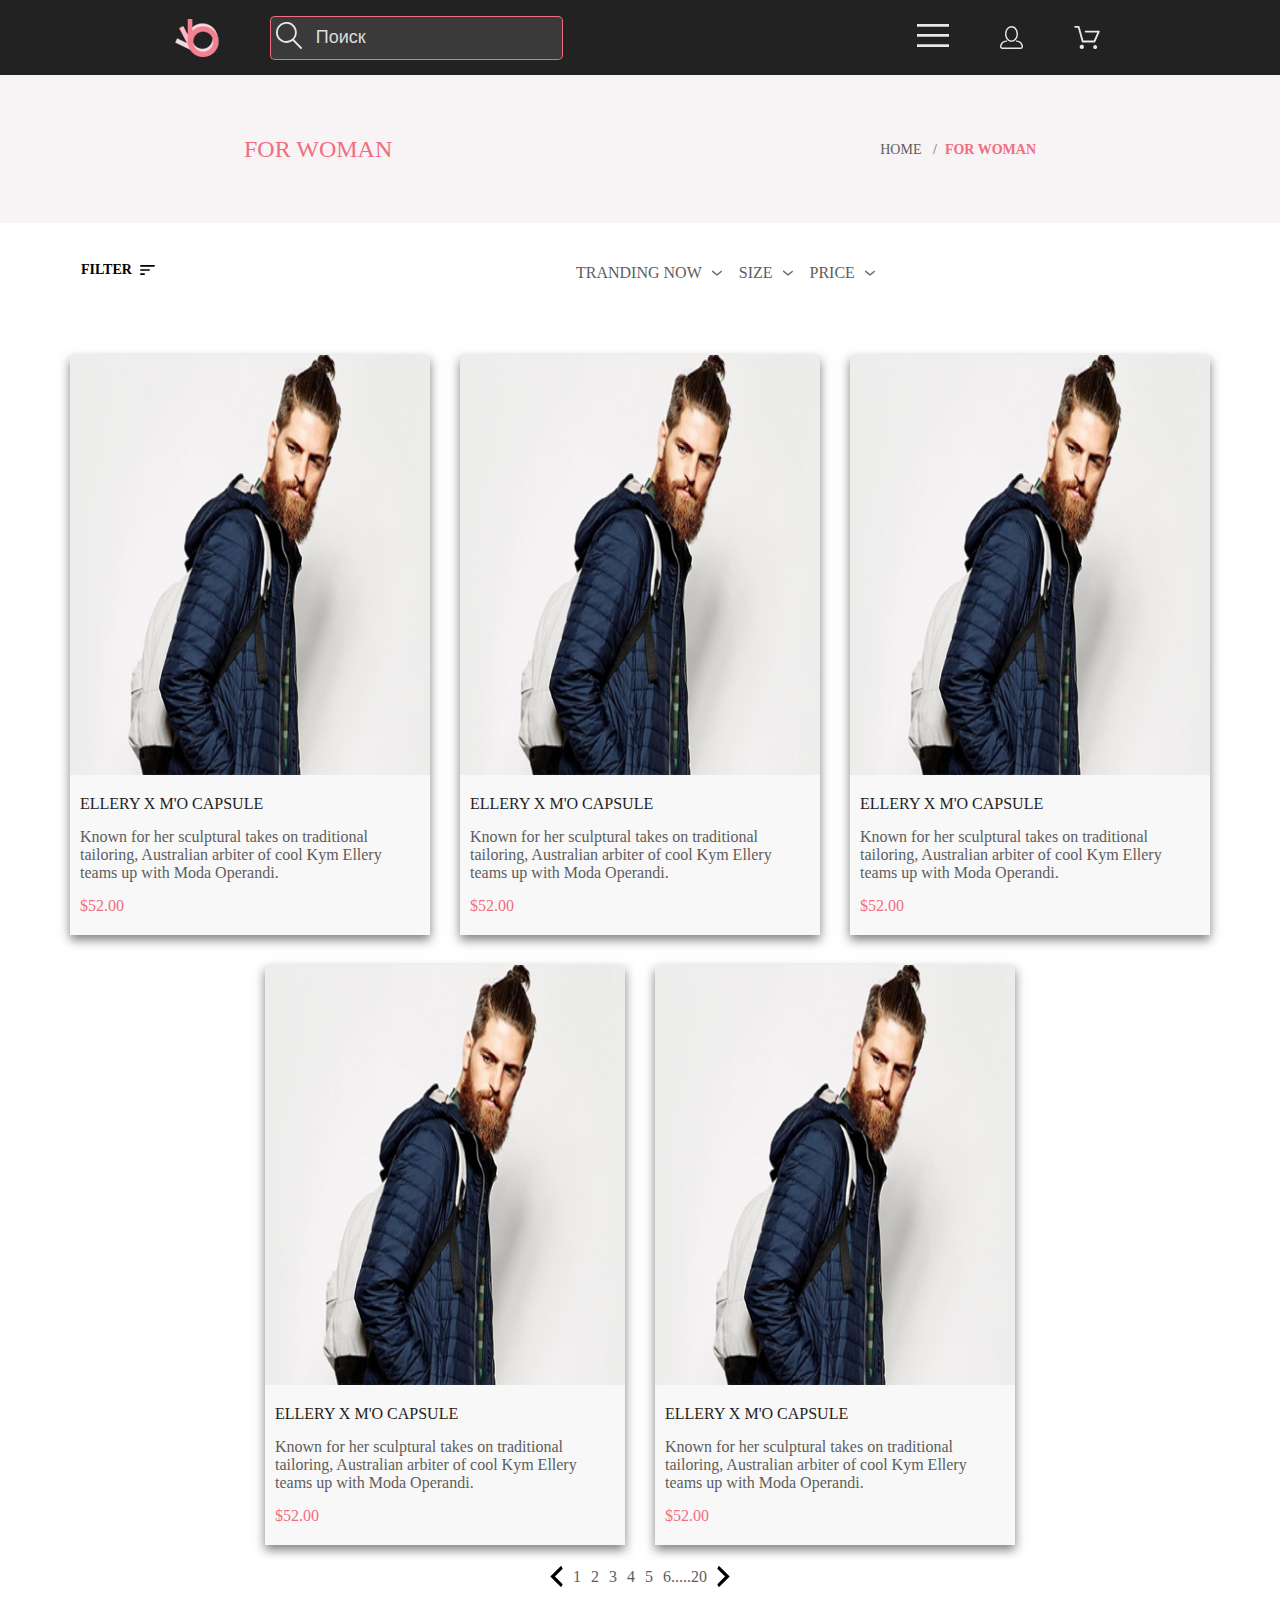
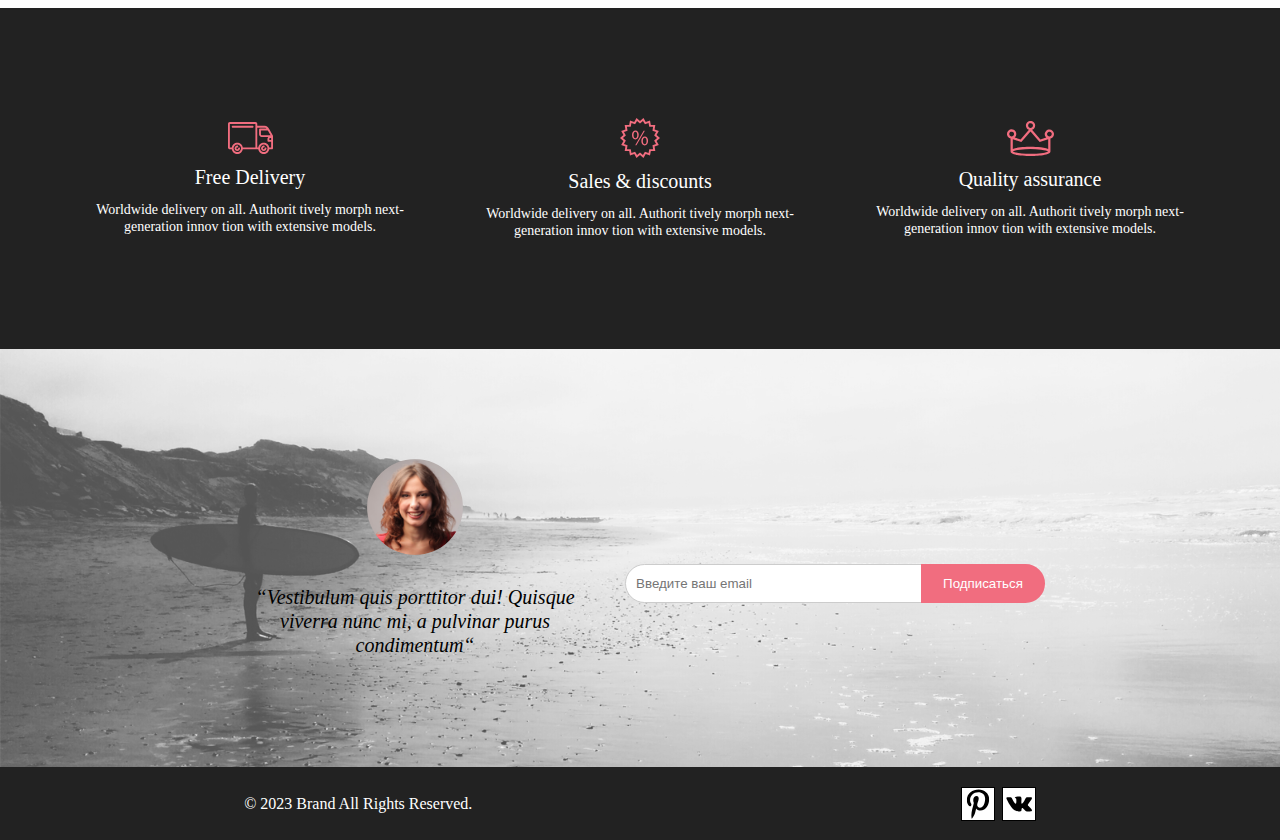
<file: page/catalog/catalog.html>
<!DOCTYPE html>
<html lang="en">
  <head>
    <meta charset="UTF-8" />
    <meta name="viewport" content="width=device-width, initial-scale=1.0" />
    <title>FOR_WOMAN</title>
    <link rel="stylesheet" href="../../style/style.css" />
  </head>
  <body>
    <section class="top-menu center">
      <div class="logo-search">
        <a class="main-logo" href="../../index.html"> </a>
        <div class="search-hover">
          <div class="search icon"></div>
          <form class="search__form" action="" method="">
            <label for="top-menu"></label>
            <input
              class="custom_input input"
              type="text"
              name="search__top-menu"
              placeholder="Поиск" />
          </form>
        </div>
      </div>
      <div class="user_info">
        <div class="user_info__setting-box icon-header">
          <input type="checkbox" id="setting-box" checked="true" />
          <label for="setting-box">
            <svg
              width="32.000000"
              height="23.000000"
              viewBox="0 0 32 23"
              fill="none"
              xmlns="http://www.w3.org/2000/svg"
              xmlns:xlink="http://www.w3.org/1999/xlink">
              <defs />
              <path
                d="M0 23L0 20.3086L32 20.3086L32 23L0 23ZM0 12.7617L0 10.0703L32 10.0703L32 12.7617L0 12.7617ZM0 2.69141L0 0L32 0L32 2.69141L0 2.69141Z"
                fill="#E8E8E8"
                fill-opacity="1.000000"
                fill-rule="nonzero" />
            </svg>
          </label>
          <div class="setting-menu">
            <ul>
              <span class="title">Menu</span>
              <li class="mobile-sub-menu">
                <a
                  class="link mobile-link"
                  href="../shopping_cart/shopping_cart.html">
                  <svg
                    width="20"
                    height="20"
                    viewBox="0 0 31.9941 29"
                    fill="none"
                    xmlns="http://www.w3.org/2000/svg"
                    xmlns:xlink="http://www.w3.org/1999/xlink">
                    <path
                      d="M26.2012 29C25.5527 28.9727 24.9414 28.6953 24.498 28.2227C24.0527 27.75 23.8105 27.125 23.8242 26.4766C23.8379 25.8281 24.1035 25.2109 24.5664 24.7578C25.0293 24.3008 25.6523 24.0469 26.3008 24.0469C26.9492 24.0469 27.5723 24.3008 28.0352 24.7578C28.498 25.2109 28.7637 25.8281 28.7773 26.4766C28.791 27.125 28.5488 27.75 28.1055 28.2227C27.6602 28.6953 27.0488 28.9727 26.4004 29L26.2012 29ZM6.75195 26.3203C6.75195 25.7891 6.91016 25.2734 7.20508 24.832C7.5 24.3906 7.91797 24.0469 8.4082 23.8438C8.89648 23.6406 9.43555 23.5898 9.95508 23.6914C10.4766 23.793 10.9531 24.0508 11.3281 24.4258C11.7031 24.8008 11.959 25.2773 12.0605 25.7969C12.1641 26.3164 12.1113 26.8555 11.9082 27.3438C11.707 27.8359 11.3633 28.2539 10.9219 28.5469C10.4805 28.8438 9.96289 29 9.43359 29C9.08008 29 8.73242 28.9297 8.40625 28.7969C8.08203 28.6602 7.78516 28.4648 7.53711 28.2148C7.28711 27.9688 7.08984 27.6719 6.95508 27.3477C6.82031 27.0195 6.75195 26.6719 6.75195 26.3203L6.75195 26.3203ZM10.5527 20.6875C10.293 20.6875 10.041 20.6016 9.83398 20.4453C9.62695 20.2891 9.47852 20.0703 9.4082 19.8203L4.57422 2.36328L1.18164 2.36328C0.869141 2.36328 0.568359 2.23828 0.345703 2.01953C0.125 1.79688 0 1.49609 0 1.18359C0 0.867188 0.125 0.566406 0.345703 0.347656C0.568359 0.125 0.869141 0 1.18164 0L5.46289 0C5.72266 0 5.97461 0.0820312 6.18164 0.242188C6.38867 0.398438 6.53711 0.617188 6.60742 0.867188L11.4395 18.3242L24.6172 18.3242L29.002 8.27344L14.4004 8.27344C14.2422 8.28125 14.0859 8.25391 13.9375 8.19531C13.791 8.13672 13.6562 8.05078 13.543 7.94141C13.4297 7.83203 13.3379 7.69922 13.2773 7.55469C13.2148 7.40625 13.1836 7.25 13.1836 7.09375C13.1836 6.93359 13.2148 6.77734 13.2773 6.63281C13.3379 6.48438 13.4297 6.35547 13.543 6.24219C13.6562 6.13281 13.791 6.04688 13.9375 5.98828C14.0859 5.93359 14.2422 5.90625 14.4004 5.91016L30.8145 5.91016C31.0098 5.91016 31.2031 5.95703 31.375 6.05078C31.5469 6.14453 31.6934 6.27734 31.8008 6.44141C31.9082 6.60547 31.9727 6.79688 31.9902 6.99219C32.0078 7.1875 31.9766 7.38281 31.9004 7.56641L26.4941 19.9766C26.4023 20.1875 26.25 20.3672 26.0586 20.4922C25.8652 20.6172 25.6406 20.6875 25.4102 20.6875L10.5527 20.6875Z"
                      fill="#E8E8E8"
                      fill-opacity="1.000000"
                      fill-rule="nonzero" />
                  </svg>

                  &nbsp;&nbsp;SHOPPING&nbsp;CART</a
                >
              </li>
              <li class="mobile-sub-menu">
                <a
                  class="link mobile-link"
                  href="../registration/registration.html">
                  <svg
                    width="20"
                    height="20"
                    viewBox="0 0 29 29"
                    fill="none"
                    xmlns="http://www.w3.org/2000/svg"
                    xmlns:xlink="http://www.w3.org/1999/xlink">
                    <path
                      d="M14.5 19.9375C19 19.9375 22.6562 15.4648 22.6562 9.96875C22.6562 4.47266 19 0 14.5 0C13.3633 0.0234375 12.2461 0.304688 11.2344 0.824219C10.2246 1.34375 9.3457 2.08984 8.66602 3C7.12695 4.99609 6.30859 7.45312 6.34375 9.97266C6.34375 15.4648 10 19.9375 14.5 19.9375ZM14.5 1.8125C18 1.8125 20.8438 5.47266 20.8438 9.96875C20.8438 14.4648 17.998 18.125 14.5 18.125C11.002 18.125 8.15625 14.4648 8.1543 9.96875C8.1543 5.47266 11 1.8125 14.5 1.8125ZM20.8438 18.125C20.6035 18.125 20.373 18.2188 20.2031 18.3906C20.0332 18.5586 19.9375 18.793 19.9375 19.0312C19.9375 19.2734 20.0332 19.5039 20.2031 19.6719C20.373 19.8438 20.6035 19.9375 20.8438 19.9375C22.5254 19.9414 24.1387 20.6094 25.3281 21.7969C26.5176 22.9883 27.1855 24.6016 27.1875 26.2812C27.1875 26.5234 27.0918 26.7539 26.9219 26.9219C26.752 27.0938 26.5215 27.1875 26.2812 27.1875L2.7207 27.1875C2.48047 27.1875 2.25 27.0938 2.08008 26.9219C1.91016 26.7539 1.81445 26.5234 1.81445 26.2812C1.81641 24.6016 2.48438 22.9883 3.67383 21.7969C4.86328 20.6094 6.47656 19.9414 8.1582 19.9375C8.39844 19.9375 8.62891 19.8438 8.79883 19.6719C8.96875 19.5039 9.06445 19.2734 9.06445 19.0312C9.06445 18.793 8.96875 18.5625 8.79883 18.3906C8.62891 18.2227 8.39844 18.125 8.1582 18.125C5.99609 18.1289 3.92188 18.9883 2.39258 20.5156C0.863281 22.0469 0.00195312 24.1172 0 26.2812C0 27 0.287109 27.6914 0.796875 28.2031C1.30664 28.7109 1.99805 29 2.71875 29L26.2812 29C27.002 29 27.6934 28.7109 28.2031 28.2031C28.7129 27.6914 29 27 29 26.2812C28.998 24.1172 28.1367 22.0469 26.6074 20.5156C25.0801 18.9883 23.0059 18.1289 20.8438 18.125Z"
                      fill="#E8E8E8"
                      fill-opacity="1.000000"
                      fill-rule="nonzero" />
                  </svg>

                  &nbsp;&nbsp;REGISTRATION</a
                >
              </li>

              <ul class="setting-menu-category">
                <span class="title"><a class="link" href="#">Men</a></span>
                <li class="sub-category">
                  <a class="link" href="#">Accessories</a>
                </li>
                <li class="sub-category"><a class="link" href="#">Bags</a></li>
                <li class="sub-category"><a class="link" href="#">Denim</a></li>
                <li class="sub-category">
                  <a class="link" href="#">T-Shirts</a>
                </li>
              </ul>
              <ul class="setting-menu-category">
                <span class="title"><a class="link" href="#">WOMAN</a></span>
                <li class="sub-category">
                  <a class="link" href="#">Accessories</a>
                </li>
                <li class="sub-category">
                  <a class="link" href="#">Jackets & Coats</a>
                </li>
                <li class="sub-category"><a class="link" href="#">Polos</a></li>
                <li class="sub-category">
                  <a class="link" href="#">T-Shirts</a>
                </li>
                <li class="sub-category">
                  <a class="link" href="#">Shirts</a>
                </li>
              </ul>
              <ul class="setting-menu-category">
                <span class="title"><a class="link" href="#">KIDS</a></span>
                <li class="sub-category">
                  <a class="link" href="#">Accessories</a>
                </li>
                <li class="sub-category"><a class="link" href="#">Bags</a></li>
                <li class="sub-category"><a class="link" href="#">Polos</a></li>
                <li class="sub-category">
                  <a class="link" href="#">T-Shirts</a>
                </li>
                <li class="sub-category">
                  <a class="link" href="#">Shirts</a>
                </li>
              </ul>
            </ul>
          </div>
        </div>
        <a
          class="user_info__user icon-header"
          href="../registration/registration.html">
        </a>
        <a
          class="user_info__shopping-cart icon-header"
          href="../shopping_cart/shopping_cart.html">
        </a>
      </div>
    </section>
    <div class="main-page">
      <nav>
        <div class="nav-catalog center">
          <span class="nav-catalog__title">FOR WOMAN</span>
          <ul class="nav-catalog__bread-crumps">
            <li class="nav-catalog__bread-crumps__link">
              <a href="#">HOME</a>
            </li>
            <li class="nav-catalog__bread-crumps__link">
              <a href="#">FOR WOMAN</a>
            </li>
          </ul>
        </div>
      </nav>
      <main>
        <section class="filter-sort">
          <details class="filter center">
            <summary class="filter__name-summary">
              <span class="filter__title">FILTER</span>
              <svg
                width="15"
                height="10"
                viewBox="0 0 15 10"
                fill="none"
                xmlns="http://www.w3.org/2000/svg">
                <path
                  d="M0.833333 10H4.16667C4.625 10 5 9.625 5 9.16667C5 8.70833 4.625 8.33333 4.16667 8.33333H0.833333C0.375 8.33333 0 8.70833 0 9.16667C0 9.625 0.375 10 0.833333 10ZM0 0.833333C0 1.29167 0.375 1.66667 0.833333 1.66667H14.1667C14.625 1.66667 15 1.29167 15 0.833333C15 0.375 14.625 0 14.1667 0H0.833333C0.375 0 0 0.375 0 0.833333ZM0.833333 5.83333H9.16667C9.625 5.83333 10 5.45833 10 5C10 4.54167 9.625 4.16667 9.16667 4.16667H0.833333C0.375 4.16667 0 4.54167 0 5C0 5.45833 0.375 5.83333 0.833333 5.83333Z"
                  fill="black" />
              </svg>
            </summary>
            <div class="filter__content">
              <details class="filter__item">
                <summary class="filter__heading">
                  <span class="filter__heading__title">CATEGORY</span>
                </summary>
                <div class="filter__link-box">
                  <a href="#" class="filter__link">Accessories</a>
                  <a href="#" class="filter__link">Bags</a>
                  <a href="#" class="filter__link">Denim</a>
                  <a href="#" class="filter__link">Hoodies & Sweatshirts</a>
                  <a href="#" class="filter__link">Jackets & Coats</a>
                  <a href="#" class="filter__link">Polos</a>
                  <a href="#" class="filter__link">Shirts</a>
                  <a href="#" class="filter__link">Shoes</a>
                  <a href="#" class="filter__link">Sweaters & Knits</a>
                  <a href="#" class="filter__link">T-Shirts</a>
                  <a href="#" class="filter__link">Tanks</a>
                </div>
              </details>
              <details class="filter__item">
                <summary class="filter__heading">
                  <span class="filter__heading__title">BRAND</span>
                </summary>
                <div class="filter__link-box">
                  <a href="#" class="filter__link">GUSSI</a>
                  <a href="#" class="filter__link">CHAVEL</a>
                  <a href="#" class="filter__link">TUNA</a>
                  <a href="#" class="filter__link">ARMЯNE</a>
                  <a href="#" class="filter__link">PUMBA</a>
                  <a href="#" class="filter__link">ADADAS</a>
                  <a href="#" class="filter__link">NKIE</a>
                </div>
              </details>
              <details class="filter__item">
                <summary class="filter__heading">
                  <span class="filter__heading__title">DESIGNER</span>
                </summary>
                <div class="filter__link-box">
                  <a href="#" class="filter__link">Я</a>
                  <a href="#" class="filter__link">Сын маминой подруги</a>
                </div>
              </details>
            </div>
          </details>
          <div class="sort">
            <details>
              <summary class="sort__name-summary">
                <span>TRANDING&nbspNOW</span>
                <svg
                  width="11"
                  height="6"
                  viewBox="0 0 11 6"
                  fill="none"
                  xmlns="http://www.w3.org/2000/svg">
                  <path
                    d="M5.00214 5.64846C4.83521 5.64879 4.67343 5.59016 4.54488 5.48275L0.258102 1.88021C0.112196 1.75791 0.0204417 1.58217 0.00302325 1.39165C-0.0143952 1.20112 0.0439493 1.01143 0.165221 0.864289C0.286493 0.717149 0.460759 0.624619 0.649682 0.607053C0.838605 0.589487 1.02671 0.648325 1.17262 0.770623L5.00214 3.9985L8.83167 0.885905C8.90475 0.826055 8.98884 0.781361 9.0791 0.754391C9.16937 0.727421 9.26403 0.718707 9.35764 0.72875C9.45126 0.738794 9.54198 0.767396 9.6246 0.812913C9.70722 0.85843 9.7801 0.919965 9.83906 0.993981C9.90449 1.06806 9.95405 1.15498 9.98462 1.24927C10.0152 1.34357 10.0261 1.44321 10.0167 1.54197C10.0073 1.64073 9.97784 1.73646 9.93005 1.82318C9.88227 1.9099 9.81723 1.98573 9.73904 2.04592L5.45225 5.52598C5.32002 5.61641 5.16154 5.65954 5.00214 5.64846Z"
                    fill="#6F6E6E" />
                </svg>
              </summary>
              <div class="box-size">
                <input type="checkbox" id="xsCheckbox" name="size" value="XS" />
                <label for="xsCheckbox">XS</label><br />

                <input type="checkbox" id="sCheckbox" name="size" value="S" />
                <label for="sCheckbox">S</label><br />

                <input type="checkbox" id="mCheckbox" name="size" value="M" />
                <label for="mCheckbox">M</label><br />

                <input type="checkbox" id="lCheckbox" name="size" value="L" />
                <label for="lCheckbox">L</label><br />
              </div>
            </details>
            <details class="sort__box-sort">
              <summary class="sort__name-summary">
                <span>SIZE</span>
                <svg
                  width="11"
                  height="6"
                  viewBox="0 0 11 6"
                  fill="none"
                  xmlns="http://www.w3.org/2000/svg">
                  <path
                    d="M5.00214 5.64846C4.83521 5.64879 4.67343 5.59016 4.54488 5.48275L0.258102 1.88021C0.112196 1.75791 0.0204417 1.58217 0.00302325 1.39165C-0.0143952 1.20112 0.0439493 1.01143 0.165221 0.864289C0.286493 0.717149 0.460759 0.624619 0.649682 0.607053C0.838605 0.589487 1.02671 0.648325 1.17262 0.770623L5.00214 3.9985L8.83167 0.885905C8.90475 0.826055 8.98884 0.781361 9.0791 0.754391C9.16937 0.727421 9.26403 0.718707 9.35764 0.72875C9.45126 0.738794 9.54198 0.767396 9.6246 0.812913C9.70722 0.85843 9.7801 0.919965 9.83906 0.993981C9.90449 1.06806 9.95405 1.15498 9.98462 1.24927C10.0152 1.34357 10.0261 1.44321 10.0167 1.54197C10.0073 1.64073 9.97784 1.73646 9.93005 1.82318C9.88227 1.9099 9.81723 1.98573 9.73904 2.04592L5.45225 5.52598C5.32002 5.61641 5.16154 5.65954 5.00214 5.64846Z"
                    fill="#6F6E6E" />
                </svg>
              </summary>
              <div class="box-size">
                <input type="checkbox" id="xsCheckbox" name="size" value="XS" />
                <label for="xsCheckbox">XS</label><br />

                <input type="checkbox" id="sCheckbox" name="size" value="S" />
                <label for="sCheckbox">S</label><br />

                <input type="checkbox" id="mCheckbox" name="size" value="M" />
                <label for="mCheckbox">M</label><br />

                <input type="checkbox" id="lCheckbox" name="size" value="L" />
                <label for="lCheckbox">L</label><br />
              </div>
            </details>
            <details>
              <summary class="sort__name-summary">
                <span>PRICE</span>
                <svg
                  width="11"
                  height="6"
                  viewBox="0 0 11 6"
                  fill="none"
                  xmlns="http://www.w3.org/2000/svg">
                  <path
                    d="M5.00214 5.64846C4.83521 5.64879 4.67343 5.59016 4.54488 5.48275L0.258102 1.88021C0.112196 1.75791 0.0204417 1.58217 0.00302325 1.39165C-0.0143952 1.20112 0.0439493 1.01143 0.165221 0.864289C0.286493 0.717149 0.460759 0.624619 0.649682 0.607053C0.838605 0.589487 1.02671 0.648325 1.17262 0.770623L5.00214 3.9985L8.83167 0.885905C8.90475 0.826055 8.98884 0.781361 9.0791 0.754391C9.16937 0.727421 9.26403 0.718707 9.35764 0.72875C9.45126 0.738794 9.54198 0.767396 9.6246 0.812913C9.70722 0.85843 9.7801 0.919965 9.83906 0.993981C9.90449 1.06806 9.95405 1.15498 9.98462 1.24927C10.0152 1.34357 10.0261 1.44321 10.0167 1.54197C10.0073 1.64073 9.97784 1.73646 9.93005 1.82318C9.88227 1.9099 9.81723 1.98573 9.73904 2.04592L5.45225 5.52598C5.32002 5.61641 5.16154 5.65954 5.00214 5.64846Z"
                    fill="#6F6E6E" />
                </svg>
              </summary>
            </details>
          </div>
        </section>
        <section class="products-box center">
          <div class="fetured_items__product_carts__product_cart">
            <div class="product_cart__img">
              <img src="../../img/index/product_1.png" alt="product_1" />
              <a
                class="add_to_cart"
                href="page/for_woman/product_1/product.html">
                <span class="add_to_cart__text">add to cart</span>
              </a>
            </div>
            <div class="product_cart__text">
              <span class="title">ELLERY X M'O CAPSULE</span>
              <span class="text"
                >Known for her sculptural takes on traditional tailoring,
                Australian arbiter of cool Kym Ellery teams up with Moda
                Operandi.</span
              >
              <span class="price">$52.00</span>
            </div>
          </div>
          <div class="fetured_items__product_carts__product_cart">
            <div class="product_cart__img">
              <img src="../../img/index/product_1.png" alt="product_1" />
              <a
                class="add_to_cart"
                href="page/for_woman/product_1/product.html">
                <span class="add_to_cart__text">add to cart</span>
              </a>
            </div>
            <div class="product_cart__text">
              <span class="title">ELLERY X M'O CAPSULE</span>
              <span class="text"
                >Known for her sculptural takes on traditional tailoring,
                Australian arbiter of cool Kym Ellery teams up with Moda
                Operandi.</span
              >
              <span class="price">$52.00</span>
            </div>
          </div>
          <div class="fetured_items__product_carts__product_cart">
            <div class="product_cart__img">
              <img src="../../img/index/product_1.png" alt="product_1" />
              <a
                class="add_to_cart"
                href="page/for_woman/product_1/product.html">
                <span class="add_to_cart__text">add to cart</span>
              </a>
            </div>
            <div class="product_cart__text">
              <span class="title">ELLERY X M'O CAPSULE</span>
              <span class="text"
                >Known for her sculptural takes on traditional tailoring,
                Australian arbiter of cool Kym Ellery teams up with Moda
                Operandi.</span
              >
              <span class="price">$52.00</span>
            </div>
          </div>
          <div class="fetured_items__product_carts__product_cart">
            <div class="product_cart__img">
              <img src="../../img/index/product_1.png" alt="product_1" />
              <a
                class="add_to_cart"
                href="page/for_woman/product_1/product.html">
                <span class="add_to_cart__text">add to cart</span>
              </a>
            </div>
            <div class="product_cart__text">
              <span class="title">ELLERY X M'O CAPSULE</span>
              <span class="text"
                >Known for her sculptural takes on traditional tailoring,
                Australian arbiter of cool Kym Ellery teams up with Moda
                Operandi.</span
              >
              <span class="price">$52.00</span>
            </div>
          </div>
          <div class="fetured_items__product_carts__product_cart">
            <div class="product_cart__img">
              <img src="../../img/index/product_1.png" alt="product_1" />
              <a
                class="add_to_cart"
                href="page/for_woman/product_1/product.html">
                <span class="add_to_cart__text">add to cart</span>
              </a>
            </div>
            <div class="product_cart__text">
              <span class="title">ELLERY X M'O CAPSULE</span>
              <span class="text"
                >Known for her sculptural takes on traditional tailoring,
                Australian arbiter of cool Kym Ellery teams up with Moda
                Operandi.</span
              >
              <span class="price">$52.00</span>
            </div>
          </div>
        </section>
        <div class="products-box__bottom-slide center">
          <svg
            width="13"
            height="23"
            viewBox="0 0 13 23"
            fill="none"
            xmlns="http://www.w3.org/2000/svg">
            <path
              d="M12.6998 3.7499L4.9498 11.4999L12.6998 19.2499L11.1498 22.3499L0.299805 11.4999L11.1498 0.649902L12.6998 3.7499Z"
              fill="black" />
          </svg>

          <span class="bottom-slide-box__text">1</span>
          <span class="bottom-slide-box__text">2</span>
          <span class="bottom-slide-box__text">3</span>
          <span class="bottom-slide-box__text">4</span>
          <span class="bottom-slide-box__text">5</span>
          <span>6.....20</span>
          <svg
            width="13"
            height="23"
            viewBox="0 0 13 23"
            fill="none"
            xmlns="http://www.w3.org/2000/svg">
            <path
              d="M0.299805 19.2499L8.0498 11.4999L0.299805 3.7499L1.8498 0.649902L12.6998 11.4999L1.8498 22.3499L0.299805 19.2499Z"
              fill="black" />
          </svg>
        </div>
        <section class="basement">
          <div class="basement__bunner-1">
            <div class="basement__bunner-1__cart">
              <div class="basement__bunner-1__cart__delivery-img"></div>
              <span class="basement__bunner-1__cart__title">Free Delivery</span>
              <span class="basement__bunner-1__cart__text"
                >Worldwide delivery on all. Authorit tively morph
                next-generation innov tion with extensive models.</span
              >
            </div>
            <div class="basement__bunner-1__cart">
              <div class="basement__bunner-1__cart__sale-discounts"></div>
              <span class="basement__bunner-1__cart__title"
                >Sales & discounts</span
              >
              <span class="basement__bunner-1__cart__text"
                >Worldwide delivery on all. Authorit tively morph
                next-generation innov tion with extensive models.</span
              >
            </div>
            <div class="basement__bunner-1__cart">
              <div class="basement__bunner-1__cart__quality-assurances"></div>

              <span class="basement__bunner-1__cart__title"
                >Quality assurance</span
              >
              <span class="basement__bunner-1__cart__text"
                >Worldwide delivery on all. Authorit tively morph
                next-generation innov tion with extensive models.</span
              >
            </div>
          </div>
          <div class="basement__bunner-2">
            <div class="basement__bunner-2__cart-about">
              <img
                class="ellipse-img"
                src="/style/img/basement/basement-2-img.png"
                alt="about-img" />
              <div class="text">
                “Vestibulum quis porttitor dui! Quisque viverra nunc mi, a
                pulvinar purus condimentum“
              </div>
            </div>
            <div class="basement__bunner-2__subscribe">
              <div class="subscribe">
                <span class="subscribe__block-text"></span>
                <form class="subscribe__form" action="/subscribe" method="post">
                  <input
                    class="email-input"
                    type="email"
                    name="email"
                    placeholder="Введите ваш email" />
                  <button class="subscribe__button" type="submit">
                    Подписаться
                  </button>
                </form>
              </div>
            </div>
          </div>
        </section>
      </main>
      <footer>
        <div class="bottom-menu center">
          <p class="copyright-block">© 2023 Brand All Rights Reserved.</p>
          <div class="social-icons">
            <a class="pinterest icon-bottom" href="#"> </a>
            <a class="vk icon-bottom" href="#"> </a>
          </div>
        </div>
      </footer>
    </div>
  </body>
</html>
</file>
<file: style/style.css>
* {
  padding: 0;
  margin: 0;
  box-sizing: border-box;
}

* img {
  max-width: 100%;
  height: auto;
}
* a {
  text-decoration: none;
  color: inherit;
}
* summary::-webkit-details-marker {
  display: none;
}
* ul {
  list-style-type: none;
}
* input::-webkit-outer-spin-button,
* input::-webkit-inner-spin-button {
  /* display: none; <- Crashes Chrome on hover */
  -webkit-appearance: none;
  margin: 0;
  /* <-- Apparently some margin are still there even though it's hidden */
}

body,
html {
  overflow-x: hidden;
}

body {
  display: flex;
  justify-content: center;
  flex-direction: column;
}

.center {
  padding-left: calc(50% - 800px);
  padding-right: calc(50% - 800px);
}

.space-between {
  display: flex;
  justify-content: space-between;
}

.flex-end {
  display: flex;
  justify-content: flex-end;
}

main {
  font-family: Lato;
  display: flex;
  flex-direction: column;
  gap: 30px;
}

.category {
  display: flex;
  flex-wrap: nowrap;
  align-content: center;
  justify-content: center;
  align-items: center;
  flex-direction: row;
  flex-direction: column;
  margin-top: 34px;
  margin-left: 15px;
  margin-right: 15px;
}
.category__up, .category__down {
  display: flex;
  flex-wrap: nowrap;
  align-content: center;
  justify-content: center;
  align-items: center;
  flex-direction: row;
  max-width: 1150px;
  gap: 20px;
}
.category__up__bunner, .category__down__bunner {
  position: relative;
  max-width: 360px;
  max-height: 260px;
}
.category__up .img-bunner img, .category__down .img-bunner img {
  max-width: 100%;
  max-height: 100%;
}
.category__up .img-bunner, .category__down .img-bunner {
  filter: brightness(0.5);
}
.category__up .img-bunner:hover, .category__down .img-bunner:hover {
  filter: none;
  transition-duration: 500ms;
}
.category__up .bunner-name, .category__down .bunner-name {
  position: absolute;
  top: 40%;
  width: 100%;
  display: flex;
  flex-wrap: nowrap;
  align-content: center;
  justify-content: center;
  align-items: center;
  flex-direction: row;
  -webkit-user-select: none;
  -moz-user-select: none;
  user-select: none;
  pointer-events: none;
  flex-direction: column;
}
.category__up .bunner-name .bunner-up-name, .category__down .bunner-name .bunner-up-name {
  color: white;
  font-size: 16px;
  font-weight: 400;
  line-height: 19px;
  letter-spacing: 0em;
  text-align: center;
}
.category__up .bunner-name .bunner-down-name, .category__down .bunner-name .bunner-down-name {
  color: #F16D7F;
  font-size: 24px;
  font-weight: 700;
  line-height: 29px;
  letter-spacing: 0em;
  text-align: center;
}
.category__up .updown, .category__down .updown {
  display: none;
}
.category__up .updown img, .category__down .updown img {
  -o-object-fit: fill;
     object-fit: fill;
  max-width: 360px;
  height: 111px;
}

.category__down {
  margin-top: 20px;
}
.category__down .bunner-name {
  position: absolute;
  top: 35%;
}

.bunner_down {
  max-width: 1120px;
}

.shopping-cart {
  height: auto;
  width: 100%;
  display: flex;
  flex-direction: row;
  justify-content: center;
  padding: 96px 60px 128px 60px;
  gap: 128px;
}
.shopping-cart__left {
  width: 100%;
  display: flex;
  justify-content: center;
  flex-direction: column;
  align-items: center;
}
.shopping-cart__left ul {
  display: flex;
  flex-direction: column;
  gap: 40px;
}
.shopping-cart__left .product-cart {
  position: relative;
  width: 652px;
  max-height: 306px;
  height: 100%;
  display: flex;
  box-shadow: 3px 3px 2px 0px #e2e2e2;
}
.shopping-cart__left .product-cart__cross {
  position: absolute;
  right: 25px;
  top: 25px;
}
.shopping-cart__left .product-cart__cross:hover path {
  transition: 100ms;
  fill: #F16D7F;
}
.shopping-cart__left .product-cart__img {
  width: 262px;
  height: 306px;
  background-color: #f3eeef;
  -o-object-fit: contain;
     object-fit: contain;
  -o-object-position: center;
     object-position: center;
}
.shopping-cart__left .product-cart .short-info {
  color: #5D5D5D;
  font-family: Lato;
  font-size: 22px;
  font-weight: 400;
  line-height: 26px;
  letter-spacing: 0em;
  text-align: left;
  display: flex;
  flex-direction: column;
  gap: 6px;
  padding: 22px 0px 62px 31px;
}
.shopping-cart__left .product-cart .short-info__title {
  display: flex;
  flex-direction: column;
  margin-bottom: 42px;
}
.shopping-cart__left .product-cart .short-info__info {
  display: flex;
  justify-content: space-between;
}
.shopping-cart__left .product-cart .short-info .color {
  color: #F16D7F;
}
.shopping-cart__left .product-btm {
  border: 1px solid #5D5D5D;
  width: 224px;
  height: 49px;
}
.shopping-cart__left .box-btm {
  gap: 100px;
  max-width: 652px;
  width: 100%;
  margin-top: 72px;
  display: flex;
  justify-content: space-between;
}
.shopping-cart__right {
  display: flex;
  flex-direction: column;
  align-content: center;
  align-items: center;
  gap: 57px;
}
.shopping-cart__right__shipping_adress {
  display: flex;
  flex-direction: column;
  width: 360px;
  gap: 20px;
}
.shopping-cart__right__shipping_adress .title {
  color: #5D5D5D;
  font-family: Lato;
  font-size: 16px;
  font-weight: 400;
  line-height: 19px;
  letter-spacing: 0em;
  text-align: left;
}
.shopping-cart__right__shipping_adress .bottom-adress {
  width: 100px;
  height: 34px;
  border: 1px solid #5D5D5D;
  font-family: Lato;
  font-size: 11px;
  font-weight: 400;
  line-height: 13px;
  letter-spacing: 0em;
  text-align: left;
}
.shopping-cart__right__checkout_box {
  color: #5D5D5D;
  width: 360px;
  height: auto;
  background-color: #f5f3f3;
  font-family: Lato;
  font-size: 11px;
  font-weight: 400;
  line-height: 13px;
  letter-spacing: 0em;
  text-align: left;
  display: flex;
  justify-content: flex-end;
  flex-direction: column;
  padding: 39px 37px 42px 44px;
}
.shopping-cart__right__checkout_box .GRAND_TOTAL {
  padding-top: 12px;
}
.shopping-cart__right__checkout_box .GRAND_TOTAL__left {
  color: #222222;
  font-family: Lato;
  font-size: 16px;
  font-weight: 400;
  line-height: 19px;
  letter-spacing: 0em;
  text-align: left;
}
.shopping-cart__right__checkout_box .GRAND_TOTAL__right {
  font-family: Lato;
  font-size: 16px;
  font-weight: 700;
  line-height: 19px;
  letter-spacing: 0em;
  text-align: left;
  color: #F16D7F;
}
.shopping-cart__right__checkout_box ul {
  display: flex;
  flex-direction: column;
  gap: 6px;
}
.shopping-cart__right__checkout_box .li {
  gap: 40px;
  display: flex;
  justify-content: flex-end;
}
.shopping-cart__right__checkout_box .border {
  margin-top: 21px;
  height: 1px;
  max-width: 275px;
  width: 100%;
  background-color: #e2e2e2;
}
.shopping-cart__right__checkout_box .bottom-checkbox {
  margin-top: 17px;
  height: 50px;
  max-width: 273px;
  width: 100%;
}
.shopping-cart .custom_Quantity {
  width: 44px;
  height: 25px;
  padding: 10px 10px;
}

@media (min-width: 600px) and (max-width: 666px) {
  .shopping-cart__left .product-cart {
    width: 600px;
  }
}
@media (min-width: 550px) and (max-width: 600px) {
  .shopping-cart__left .product-cart {
    width: 550px;
  }
}
@media (min-width: 550px) and (max-width: 600px) {
  .shopping-cart__left .product-cart {
    width: 500px;
  }
  .shopping-cart__left .product-cart .product-cart__img {
    width: 200px;
  }
}
@media (min-width: 500px) and (max-width: 550px) {
  .shopping-cart__left .product-cart {
    width: 450px;
    height: 270px;
  }
  .shopping-cart__left .product-cart .product-cart__img {
    width: 150px;
    height: auto;
  }
}
@media (min-width: 425px) and (max-width: 500px) {
  .shopping-cart__left {
    padding-left: 5px;
    padding-right: 5px;
  }
  .shopping-cart__left .product-cart {
    width: 410px;
    height: 250px;
  }
  .shopping-cart__left .product-cart .product-cart__img {
    width: 150px;
    height: auto;
  }
}
@media (min-width: 1px) and (max-width: 425px) {
  .shopping-cart__left {
    padding-left: 5px;
    padding-right: 5px;
  }
  .shopping-cart__left .product-cart {
    width: 355px;
    height: 250px;
  }
  .shopping-cart__left .product-cart .product-cart__img {
    width: 150px;
    height: auto;
  }
  .shopping-cart__left .box-btm {
    margin-left: -50px;
    flex-direction: column;
  }
}
@media (min-width: 1px) and (max-width: 320px) {
  .shopping-cart__left {
    padding-left: 5px;
    padding-right: 5px;
  }
  .shopping-cart__left .product-cart {
    width: 355px;
    height: 250px;
  }
  .shopping-cart__left .product-cart .product-cart__img {
    width: 150px;
    height: auto;
  }
  .shopping-cart__left .box-btm {
    margin-left: -50px;
  }
}
@media (min-width: 1px) and (max-width: 768px) {
  .shopping-cart__left .product-cart {
    overflow: hidden;
  }
  .shopping-cart__left .product-cart * {
    font-size: 16px;
  }
  .shopping-cart__left .box-btm {
    gap: 50px;
  }
  .shopping-cart__left .box-btm * {
    font-size: 12px;
  }
}
.slider {
  display: flex;
  flex-wrap: nowrap;
  align-content: center;
  justify-content: center;
  align-items: center;
  flex-direction: row;
  max-height: 700px;
  background: #f7f7f7;
  border: 1px solid #EAEAEA;
}
.slider .swipe-1 {
  display: flex;
  flex-wrap: nowrap;
  align-content: center;
  justify-content: center;
  align-items: center;
  flex-direction: row;
}
.slider .swipe-1 img {
  margin-top: 30px;
}
.slider .swipe-1 .slider_bottom {
  width: 20px;
  height: 30px;
  display: flex;
  flex-wrap: nowrap;
  align-content: center;
  justify-content: center;
  align-items: center;
  flex-direction: row;
}
.slider .swipe-1 .slider_bottom:hover {
  background-color: #F16D7F;
  fill: #F16D7F;
  border-radius: 5px;
}

.clothing-info-box {
  display: flex;
  flex-wrap: nowrap;
  align-content: center;
  justify-content: center;
  align-items: center;
  flex-direction: row;
}
.clothing-info-box .clothing-info {
  display: flex;
  flex-direction: column;
  align-items: center;
  text-align: center;
  border: 1px solid #EAEAEA;
  margin-top: -100px;
  padding-top: 64px;
  padding-bottom: 64px;
  gap: 12px;
  background-color: white;
  max-width: 1141px;
  width: 100%;
  z-index: 1;
}
.clothing-info-box .clothing-info__name-colection {
  font-size: 14px;
  color: #F16D7F;
}
.clothing-info-box .clothing-info__border-img-1 {
  height: 3px;
  width: 63px;
  background-color: #F16D7F;
}
.clothing-info-box .clothing-info__title {
  font-size: 18px;
}
.clothing-info-box .clothing-info__text {
  max-width: 555px;
  margin-top: 20px;
  font-size: 14px;
  color: #5D5D5D;
}
.clothing-info-box .clothing-info__price {
  margin-top: 20px;
  font-size: 24px;
  color: #F16D7F;
}
.clothing-info-box .clothing-info__border-img-2 {
  max-width: 650px;
  width: 100%;
  height: 1px;
  background-color: #F16D7F;
}
.clothing-info-box .clothing-info .selection-of-parameters {
  display: flex;
  flex-wrap: nowrap;
  align-content: center;
  justify-content: center;
  align-items: center;
  flex-direction: row;
  gap: 22px;
}
.clothing-info-box .clothing-info .selection-of-parameters * {
  display: flex;
  flex-wrap: nowrap;
  align-content: center;
  justify-content: center;
  align-items: center;
  flex-direction: row;
}
.clothing-info-box .clothing-info .selection-of-parameters .choice-color {
  color: #5D5D5D;
}
.clothing-info-box .clothing-info .selection-of-parameters .choice-vector {
  margin-left: 3px;
}

.choice-button {
  display: flex;
  flex-wrap: nowrap;
  align-content: center;
  justify-content: center;
  align-items: center;
  flex-direction: row;
  gap: 5px;
}
.choice-button path {
  fill: #F16D7F;
}

.choice-button:hover path {
  fill: white;
}

@media (min-width: 1px) and (max-width: 768px) {
  .clothing-info-box .clothing-info {
    margin-top: 0px;
  }
}
main {
  gap: 0px;
}

.filter-sort {
  position: relative;
  height: 132px;
  padding-top: 25px;
  padding-left: calc(50% - 800px + 225px);
  padding-right: calc(50% - 800px + 225px);
}

.filter {
  position: absolute;
  padding: 13px 16px 16px;
  width: 360px;
}
.filter[open] {
  z-index: 5;
  transition: 300ms;
  background: #fff;
  box-shadow: 6px 4px 35px rgba(0, 0, 0, 0.24);
}
.filter[open] .filter__title {
  color: #F16D7F;
  transition: 300ms;
}
.filter[open] svg path {
  fill: #F16D7F;
  transition: 300ms;
}
.filter__name-summary {
  display: flex;
  align-items: center;
  gap: 8px;
}
.filter__title {
  font-size: 14px;
  font-weight: 600;
  line-height: 17px;
  letter-spacing: 0em;
  text-align: left;
}
.filter__item {
  margin-top: 16px;
}
.filter__item[open] .filter__heading__title {
  color: #F16D7F;
}
.filter__heading {
  color: #222222;
  display: flex;
  font-size: 14px;
  font-weight: 400;
  line-height: 17px;
  letter-spacing: 0em;
  text-align: left;
  padding: 8px 0px 12px 11px;
  border-bottom: 1px solid #5D5D5D;
  border-left: 5px solid #F16D7F;
}
.filter__heading__link {
  color: #5D5D5D;
  font-size: 14px;
  font-weight: 400;
  line-height: 17px;
  letter-spacing: 0em;
  text-align: left;
}
.filter__link-box {
  padding: 16px;
  display: flex;
  flex-direction: column;
  gap: 11px;
}
.filter__link:hover {
  color: #F16D7F;
}

.sort {
  display: flex;
  position: absolute;
  padding-top: 16px;
  gap: 16px;
  left: 45%;
  align-items: flex-start;
}
.sort__name-summary {
  display: flex;
  align-items: center;
  gap: 10px;
  color: #5D5D5D;
}
.sort__box-sort {
  border-radius: 5px;
}
.sort__box-sort[open] {
  z-index: 5;
  transition: 300ms;
  background: #fff;
  box-shadow: 6px 4px 35px rgba(0, 0, 0, 0.24);
  padding: 0px 30px 11px 9px;
}
.sort__box-sort[close] {
  z-index: 55;
  transition: 300ms;
  background: #fff;
  box-shadow: 6px 4px 35px rgba(0, 0, 0, 0.24);
  padding: 0px 30px 11px 9px;
}
.sort .box-size {
  gap: 10px;
  margin-top: 12px;
}

.products-box {
  display: flex;
  flex-wrap: nowrap;
  align-content: center;
  justify-content: center;
  align-items: center;
  flex-direction: row;
  gap: 30px;
  flex-wrap: wrap;
  padding-left: calc(50% - 700px);
  padding-right: calc(50% - 700px);
}
.products-box__bottom-slide {
  color: #5D5D5D;
  padding: 20px;
  gap: 10px;
  display: flex;
  justify-content: center;
  align-items: center;
}

@media (min-width: 426px) and (max-width: 577px) {
  .sort {
    margin-left: -70px;
  }
}
@media (min-width: 1px) and (max-width: 425px) {
  .filter__title {
    display: none;
  }
  .filter__name-summary svg {
    width: 40px;
    height: 25px;
  }
  .sort {
    margin-left: -90px;
  }
  .sort * {
    font-size: 12px;
  }
}
.conteiner-center {
  display: flex;
  align-items: center;
  justify-content: center;
  padding-top: 64px;
  padding-bottom: 96px;
  gap: 128px;
  margin-left: 100px;
}

.registration-section {
  display: flex;
  flex-direction: column;
  width: 360px;
  height: auto;
  gap: 20px;
}
.registration-section__title {
  font-family: Lato;
  font-size: 16px;
  font-weight: 400;
  line-height: 19px;
  letter-spacing: 0em;
  text-align: left;
  color: #5D5D5D;
}
.registration-section__form {
  display: flex;
  flex-direction: column;
  gap: 10px;
}
.registration-section__form .reg-btm {
  width: 167px;
  height: 50px;
  border: transparent;
}
.registration-section__form .text-password {
  font-family: Lato;
  font-size: 13px;
  font-weight: 400;
  line-height: 16px;
  letter-spacing: 0em;
  text-align: left;
  color: #B1B1B1;
}
.registration-section__form .log {
  padding-top: 10px;
}
.registration-section .control-group {
  display: flex;
  gap: 15px;
  padding: 5px 0px;
}

.info-section {
  display: flex;
  flex-direction: column;
  gap: 22px;
  font-family: Lato;
  font-size: 24px;
  font-weight: 400;
  line-height: 29px;
  letter-spacing: 0em;
  text-align: left;
  max-width: 652px;
}
.info-section__list {
  display: flex;
  flex-direction: column;
  gap: 16px;
}
.info-section__list li {
  display: flex;
  gap: 22px;
}
.info-section__list span:before {
  content: url(../style/img/OK.svg);
}

nav {
  background-color: #222222;
}

.top-menu {
  height: 75px;
  background-color: #222222;
  display: flex;
  justify-content: space-around;
  position: sticky;
  top: 0;
  left: 0;
  right: 0;
  z-index: 50;
}
.top-menu .logo-search {
  display: flex;
  flex-wrap: nowrap;
  align-content: center;
  justify-content: center;
  align-items: center;
  flex-direction: row;
  gap: 41px;
}
.top-menu .logo-search .main-logo {
  content: url(../../img/header/Logo_header.svg);
  content: url(../style/img/header/Logo_header.svg);
  width: 44px;
  height: 38px;
}
.top-menu .logo-search .search-hover {
  display: flex;
  flex-direction: row;
  display: flex;
  flex-wrap: nowrap;
  align-content: center;
  justify-content: center;
  align-items: center;
  flex-direction: row;
  gap: 10px;
}
.top-menu .logo-search .search__form::before {
  display: flex;
  flex-wrap: nowrap;
  align-content: center;
  justify-content: center;
  align-items: center;
  flex-direction: row;
  background-color: #3a3a3a;
  content: url(../style/img/header/search_header.svg);
  position: relative;
  width: 30px;
  padding: 2px 5px 2px 5px;
  height: 38px;
  border: 1px solid #F16D7F;
  border-right: none;
  margin-right: -1px;
  border-radius: 5px 0px 0px 5px;
}
.top-menu .logo-search .search__form {
  display: flex;
  flex-wrap: nowrap;
  align-content: center;
  justify-content: center;
  align-items: center;
  flex-direction: row;
  display: flex;
  flex-direction: row;
  font-family: "Lato";
}
.top-menu .logo-search .search__form .input {
  box-shadow: none;
}
.top-menu .logo-search .search__form .custom_input {
  background-color: #3a3a3a;
  max-width: 400px;
  height: 44px;
  border: 1px solid #F16D7F;
  border-left: #3a3a3a;
  border-left: none;
  padding-right: -1px;
  border-radius: 0px 5px 5px 0px;
}
.top-menu .logo-search .search__form .input:focus {
  background: #f2f2f2;
  border: 1px solid #F16D7F;
  border-left: none;
  border-right: 1px solid transparent;
}
.top-menu .user_info {
  display: flex;
  flex-wrap: nowrap;
  align-content: center;
  justify-content: center;
  align-items: center;
  flex-direction: row;
  gap: 41px;
}
.top-menu .user_info__setting {
  width: 36px;
  height: 27px;
}
.top-menu .user_info__setting-box {
  position: relative;
}
.top-menu .user_info__setting-box svg {
  cursor: pointer;
}
.top-menu .user_info__setting-box input {
  position: absolute;
  left: -9999px;
  visibility: hidden;
}
.top-menu .user_info__setting-box .setting-menu {
  z-index: 1;
  padding: 34px 25px 34px 37px;
  position: absolute;
  right: -190px;
  top: 70px;
  width: 232px;
  background-color: #f1e4e6;
  border: 1px solid #F16D7F;
  font-family: Lato;
  font-size: 14px;
  font-weight: 400;
  line-height: 17px;
  letter-spacing: 0em;
}
@media (min-width: 768px) and (max-width: 830px) {
  .top-menu .user_info__setting-box .setting-menu {
    right: -180px;
  }
}
@media (min-width: 760px) and (max-width: 786px) {
  .top-menu .user_info__setting-box .setting-menu {
    right: -170px;
  }
}
@media (max-width: 425px) {
  .top-menu .user_info__setting-box .setting-menu {
    right: 0px;
  }
}
@media (max-width: 425px) {
  .top-menu .user_info__setting-box .setting-menu ul .mobile-sub-menu {
    display: block;
  }
}
.top-menu .user_info__setting-box input:checked ~ .setting-menu {
  transition-duration: 2000ms;
  right: -4000px;
  z-index: 1;
}
.top-menu .user_info__setting-box ul .title {
  font-family: Lato;
  font-size: 14px;
  font-weight: 700;
  line-height: 17px;
  letter-spacing: 0em;
  text-align: left;
}
.top-menu .user_info__setting-box ul .mobile-sub-menu {
  padding-top: 10px;
  display: none;
}
.top-menu .user_info__setting-box ul .mobile-sub-menu .link {
  border: 1px solid #222222;
  padding: 5px;
}
.top-menu .user_info__setting-box ul .mobile-sub-menu .link:hover {
  padding: 5px;
  background-color: #F16D7F;
  border-radius: 5px;
  color: #5D5D5D;
}
.top-menu .user_info__setting-box ul .mobile-sub-menu .mobile-link {
  display: flex;
  flex-wrap: nowrap;
  align-content: center;
  justify-content: center;
  align-items: center;
  flex-direction: row;
  justify-content: flex-start;
  border: 1px solid #F16D7F;
  color: #5D5D5D;
}
.top-menu .user_info__setting-box ul .mobile-sub-menu .mobile-link svg path {
  fill: #F16D7F;
}
.top-menu .user_info__setting-box ul ul .title {
  font-family: Lato;
  font-size: 14px;
  font-weight: 400;
  line-height: 17px;
  letter-spacing: 0em;
  text-align: left;
  color: #F16D7F;
  margin-top: 100px;
}
.top-menu .user_info__setting-box ul ul .title .link {
  padding: 5px;
}
.top-menu .user_info__setting-box ul ul .title .link:hover {
  padding: 5px;
  background-color: #F16D7F;
  border-radius: 5px;
  color: #5D5D5D;
}
.top-menu .user_info__setting-box .setting-menu-category {
  margin-top: 24px;
}
.top-menu .user_info__setting-box .sub-category {
  margin-top: 5px;
}
.top-menu .user_info__setting-box .sub-category .link {
  padding: 5px;
}
.top-menu .user_info__setting-box .sub-category .link:hover {
  padding: 5px;
  background-color: #F16D7F;
  border-radius: 5px;
}
.top-menu .user_info__setting-box ul ul li {
  display: flex;
  flex-direction: column;
  gap: 12px;
  padding-left: 10px;
  font-family: Lato;
  font-size: 14px;
  font-weight: 400;
  line-height: 17px;
  letter-spacing: 0em;
  color: #5D5D5D;
}
.top-menu .user_info .user_info__user {
  content: url(../style/img/header/user_header.svg);
  width: 33px;
  height: 33px;
}
.top-menu .user_info .user_info__shopping-cart {
  content: url(../style/img/header/shopping-cart_header.svg);
  width: 36px;
  height: 33px;
}
.top-menu .icon-header:hover {
  background-color: #F16D7F;
  border-radius: 3px;
}
.top-menu .icon-header img {
  width: 34px;
  height: 34px;
}
.top-menu .icon-header {
  padding: 5px;
  cursor: pointer;
}

.big-logo-index {
  -webkit-user-select: none;
  -moz-user-select: none;
  user-select: none;
  pointer-events: none;
  background-color: #f1e4e6;
}

.big-logo-index {
  display: flex;
  flex-wrap: nowrap;
  align-content: center;
  justify-content: center;
  align-items: center;
  flex-direction: row;
  margin-left: -100px;
}
.big-logo-index .left-img {
  max-width: 800px;
  max-height: 765px;
}
.big-logo-index .left-img img {
  width: 100%;
}
.big-logo-index .right-name .block-name-and-figure {
  margin-left: -100px;
  padding-right: 10px;
  display: flex;
  flex-wrap: nowrap;
  align-content: center;
  justify-content: center;
  align-items: center;
  flex-direction: row;
  color: #222222;
}
.big-logo-index .right-name .block-name-and-figure .block-img-pink {
  width: 12px;
  height: 92px;
  background-color: #F16D7F;
}
.big-logo-index .right-name .block-name-and-figure .name-shop .up-name {
  font-size: 48px;
  font-weight: 900;
  line-height: 58px;
  letter-spacing: 0em;
  text-align: left;
}
.big-logo-index .right-name .block-name-and-figure .name-shop .down-name {
  font-size: 32px;
  font-weight: 700;
  line-height: 38px;
  letter-spacing: 0em;
  text-align: left;
}
.big-logo-index .right-name .block-name-and-figure .name-shop .down-name .name-pink {
  color: #F16D7F;
}

.nav_bunner {
  display: flex;
  flex-wrap: nowrap;
  align-content: center;
  justify-content: center;
  align-items: center;
  flex-direction: row;
  justify-content: space-around;
  background-color: #f8f3f4;
  width: 100%;
  height: 150px;
}
.nav_bunner * a {
  color: #5D5D5D;
}
.nav_bunner * a:hover {
  background-color: #F16D7F;
  border-radius: 5px;
}
.nav_bunner__speech {
  color: #F16D7F;
  font-size: 24px;
  font-weight: 400;
  line-height: 29px;
}
.nav_bunner__bread_crumbs a {
  color: rgb(0, 175, 6);
}
.nav_bunner__bread_crumbs__current_page {
  color: #F16D7F;
  font-size: 18px;
  font-weight: bold;
  line-height: 17px;
}

.fetured_items {
  display: flex;
  flex-wrap: nowrap;
  align-content: center;
  justify-content: center;
  align-items: center;
  flex-direction: row;
  flex-direction: column;
  margin-top: 20px;
  margin-bottom: 40px;
  padding-left: 15px;
  padding-right: 15px;
}
.fetured_items__title {
  color: #222222;
  font-family: Lato;
  font-size: 30px;
  font-weight: 400;
  line-height: 36px;
  letter-spacing: 0em;
  text-align: left;
}
.fetured_items__text {
  margin-top: 6px;
  color: #5D5D5D;
  font-family: Lato;
  font-size: 14px;
  font-weight: 400;
  line-height: 17px;
  letter-spacing: 0em;
  text-align: left;
}
.fetured_items__product_carts {
  margin-top: 71px;
  margin-bottom: 48px;
  display: flex;
  flex-wrap: nowrap;
  align-content: center;
  justify-content: center;
  align-items: center;
  flex-direction: row;
  max-width: 1160px;
  gap: 20px;
  flex-wrap: wrap;
}
.fetured_items__product_carts__product_cart {
  display: flex;
  flex-wrap: nowrap;
  align-content: center;
  justify-content: center;
  align-items: center;
  flex-direction: row;
  flex-direction: column;
  max-width: 360px;
  max-height: 582px;
  background-color: rgb(248, 248, 248);
  box-shadow: 0px 5px 10px 0px rgba(0, 0, 0, 0.5);
}
.fetured_items__product_carts__product_cart .product_cart__img {
  position: relative;
  width: 360px;
  height: 420px;
}
.fetured_items__product_carts__product_cart .product_cart__img .add_to_cart {
  display: flex;
  flex-wrap: nowrap;
  align-content: center;
  justify-content: center;
  align-items: center;
  flex-direction: row;
  position: absolute;
  top: 45%;
  left: 30%;
  border: 1px solid #F16D7F;
  padding: 5px 10px 5px 10px;
  gap: 10px;
  display: none;
}
.fetured_items__product_carts__product_cart .product_cart__img .add_to_cart svg {
  width: 30px;
  height: 30px;
}
.fetured_items__product_carts__product_cart .product_cart__img .add_to_cart svg path {
  fill: #F16D7F;
}
.fetured_items__product_carts__product_cart .product_cart__img .add_to_cart__text {
  -webkit-user-select: none;
  -moz-user-select: none;
  user-select: none;
  pointer-events: none;
  color: white;
}
.fetured_items__product_carts__product_cart .product_cart__img .add_to_cart:hover {
  -webkit-backdrop-filter: blur(10px);
          backdrop-filter: blur(10px);
  transition-duration: 500ms;
  border-radius: 5px;
}
.fetured_items__product_carts__product_cart .product_cart__img img {
  height: 100%;
  width: 100%;
}
.fetured_items__product_carts__product_cart .product_cart__text {
  display: flex;
  flex-wrap: nowrap;
  align-content: center;
  justify-content: center;
  align-items: center;
  flex-direction: row;
  align-items: flex-start;
  flex-direction: column;
  padding: 20px 10px 20px 10px;
  gap: 15px;
}
.fetured_items__product_carts__product_cart .product_cart__text .title {
  color: #222222;
}
.fetured_items__product_carts__product_cart .product_cart__text .text {
  color: #5D5D5D;
}
.fetured_items__product_carts__product_cart .product_cart__text .price {
  color: #F16D7F;
}
.fetured_items__product_carts__product_cart:hover img {
  filter: brightness(0.5);
  transition-duration: 500ms;
}
.fetured_items__product_carts__product_cart:hover .add_to_cart {
  display: flex;
}
.fetured_items__button {
  color: #F16D7F;
  padding: 15px 30px 15px 30px;
  border: 1px solid #F16D7F;
  -webkit-user-select: none;
  -moz-user-select: none;
  user-select: none;
  pointer-events: none;
  pointer-events: all;
}
.fetured_items__button:hover {
  background-color: #F16D7F;
  color: white;
  transition-duration: 500ms;
}

.basement__bunner-1 {
  height: 341px;
  width: 100%;
  background-color: #222222;
  gap: 30px;
  display: flex;
  flex-wrap: nowrap;
  align-content: center;
  justify-content: center;
  align-items: center;
  flex-direction: row;
}
.basement__bunner-1__cart {
  gap: 15px;
  max-width: 360px;
  height: 133px;
  display: flex;
  flex-wrap: nowrap;
  align-content: center;
  justify-content: center;
  align-items: center;
  flex-direction: row;
  flex-direction: column;
  font-weight: 400;
  line-height: 17px;
  letter-spacing: 0em;
  text-align: center;
}
.basement__bunner-1__cart__delivery-img {
  content: url(../style/img/basement/basement_1.svg);
  width: 45px;
  height: 32px;
}
.basement__bunner-1__cart__sale-discounts {
  content: url(../style/img/basement/basement_2.svg);
  width: 40px;
  height: 40px;
}
.basement__bunner-1__cart__quality-assurances {
  content: url(../style/img/basement/besement_3.svg);
  width: 47px;
  height: 35px;
}
.basement__bunner-1__cart__title {
  font-size: 20px;
  color: white;
}
.basement__bunner-1__cart__text {
  font-size: 14px;
  color: white;
}
.basement__bunner-2 {
  height: 418px;
  width: 100%;
  background-image: url(../style/img/basement/bg1.png);
  background-repeat: no-repeat;
  background-size: cover;
  background-position: center;
  background-color: rgba(255, 255, 255, 0.3);
  background-blend-mode: lighten;
  display: flex;
  flex-wrap: nowrap;
  align-content: center;
  justify-content: center;
  align-items: center;
  flex-direction: row;
  flex-wrap: wrap;
}
.basement__bunner-2__cart-about {
  display: flex;
  flex-wrap: nowrap;
  align-content: center;
  justify-content: center;
  align-items: center;
  flex-direction: row;
  flex-direction: column;
  gap: 30px;
  max-width: 360px;
}
.basement__bunner-2__cart-about .ellipse-img {
  content: url(../style/img/basement/basement-2-img.png);
  width: 96px;
  height: 96px;
  border-radius: 100px;
}
.basement__bunner-2__cart-about .text {
  font-family: Lato;
  font-size: 20px;
  font-style: italic;
  font-weight: 400;
  line-height: 24px;
  letter-spacing: 0em;
  text-align: center;
}
.basement__bunner-2 .subscribe {
  gap: 30px;
  display: flex;
  flex-wrap: nowrap;
  align-content: center;
  justify-content: center;
  align-items: center;
  flex-direction: row;
  flex-wrap: wrap;
  margin-top: 50px;
}
.basement__bunner-2 .subscribe__form {
  display: flex;
  flex-wrap: nowrap;
}
.basement__bunner-2 .subscribe .email-input {
  padding: 10px;
  border-radius: 25px 0 0 25px;
  border: 1px solid #ccc;
  width: 300px;
  box-sizing: border-box;
}
.basement__bunner-2 .subscribe__button {
  margin-left: -4px;
  padding: 10px 20px;
  background-color: #F16D7F;
  color: white;
  border-radius: 0 25px 25px 0;
  cursor: pointer;
  border: 2px solid #F16D7F;
}
.basement__bunner-2 .subscribe__button:hover {
  border: 2px solid black;
}

.bottom-menu {
  height: 73px;
  background-color: #222222;
  display: flex;
  flex-wrap: nowrap;
  align-content: center;
  justify-content: center;
  align-items: center;
  flex-direction: row;
  justify-content: space-around;
}

.copyright-block {
  color: white;
}

.social-icons {
  display: flex;
  flex-wrap: nowrap;
  align-content: center;
  justify-content: center;
  align-items: center;
  flex-direction: row;
  gap: 7px;
}

.icon-bottom {
  display: flex;
  flex-wrap: nowrap;
  align-content: center;
  justify-content: center;
  align-items: center;
  flex-direction: row;
  border: 1px solid black;
  width: 34px;
  height: 34px;
  background-color: white;
  padding: 1px;
}

.icon-bottom:hover {
  background-color: #F16D7F;
}

.pinterest {
  content: url(../style/img/footer/pinterest-footer.svg);
}

.vk {
  content: url(../style/img/footer/vk-footer.svg);
}

.nav-catalog {
  background-color: #f8f3f4;
  display: flex;
  flex-wrap: nowrap;
  align-content: center;
  justify-content: center;
  align-items: center;
  flex-direction: row;
  justify-content: space-around;
  height: 148px;
}
.nav-catalog__title {
  color: #F16D7F;
  font-family: Lato;
  font-size: 24px;
  font-weight: 400;
  line-height: 29px;
  letter-spacing: 0em;
  text-align: left;
}
.nav-catalog__bread-crumps {
  display: flex;
  font-family: Lato;
  font-size: 14px;
  font-weight: 400;
  line-height: 17px;
  letter-spacing: 0em;
  text-align: left;
  color: #5D5D5D;
}
.nav-catalog__bread-crumps__link:not(:last-child)::after {
  content: "/";
  padding: 8px;
}
.nav-catalog__bread-crumps__link:last-child {
  color: #F16D7F;
  font-weight: bold;
}

@media (min-width: 1px) and (max-width: 425px) {
  .nav-catalog {
    flex-direction: column;
  }
}
.pink-bottom {
  display: flex;
  flex-wrap: nowrap;
  align-content: center;
  justify-content: center;
  align-items: center;
  flex-direction: row;
  font-family: Lato;
  font-size: 16px;
  font-weight: 400;
  line-height: 19px;
  letter-spacing: 0em;
  text-align: left;
  color: white;
  background-color: #F16D7F;
}
.pink-bottom span {
  pointer-events: none;
}

.pink-bottom:hover {
  color: #222222;
  filter: brightness(0.5);
}

.white-bottom {
  display: flex;
  flex-wrap: nowrap;
  align-content: center;
  justify-content: center;
  align-items: center;
  flex-direction: row;
  color: #5D5D5D;
  background-color: white;
}
.white-bottom span {
  pointer-events: none;
}

.white-bottom:hover {
  color: white;
  background-color: #F16D7F;
}

swiper-container {
  width: 100%;
  height: 100%;
}

swiper-slide {
  text-align: center;
  font-size: 18px;
  background: #fff;
  display: flex;
  justify-content: center;
  align-items: center;
}

swiper-slide img {
  display: block;
  width: 100%;
  height: 100%;
  -o-object-fit: cover;
     object-fit: cover;
}

.custom_input {
  display: flex;
  align-items: center;
  position: relative;
  max-width: 100%;
}

.input {
  font-size: 18px;
  padding: 16px 10px;
  width: 100%;
  outline: none;
  background: #FFFFFF;
  color: #000000;
  border: 1px solid #C4D1EB;
  box-shadow: 3px 3px 2px 0px #E2E2E2;
  transition: 0.3s ease;
}

.input:focus {
  background: #F2F2F2;
  border: 1px solid #5A7EC7;
}

.input::-moz-placeholder {
  color: #DDDDDD;
}

.input::placeholder {
  color: #DDDDDD;
}

.control {
  font-family: arial;
  display: block;
  position: relative;
  padding-left: 30px;
  margin-bottom: 5px;
  padding-top: 3px;
  cursor: pointer;
  font-size: 16px;
}

.control input {
  position: absolute;
  z-index: -1;
  opacity: 0;
}

.control_indicator {
  position: absolute;
  top: 2px;
  left: 0;
  height: 20px;
  width: 20px;
  background: #e6e6e6;
  border: 1px solid #000000;
  border-radius: undefinedpx;
}

.control:hover input ~ .control_indicator,
.control input:focus ~ .control_indicator {
  background: #cccccc;
}

.control input:checked ~ .control_indicator {
  background: #F16D7F;
}

.control input:disabled ~ .control_indicator {
  background: #e6e6e6;
  opacity: 0.6;
  pointer-events: none;
}

.control_indicator:after {
  box-sizing: unset;
  content: "";
  position: absolute;
  display: none;
}

.control input:checked ~ .control_indicator:after {
  display: block;
}

.control-radio .control_indicator {
  border-radius: 50%;
}

.control-radio .control_indicator:after {
  left: 6px;
  top: 6px;
  height: 6px;
  width: 6px;
  border-radius: 50%;
  background: #ffffff;
  transition: background 250ms;
}

.control-radio input:disabled ~ .control_indicator:after {
  background: #7b7b7b;
}

@media (min-width: 750px) and (max-width: 1141px) {
  .catalog {
    max-width: 750px;
  }
  .sort {
    right: 0%;
  }
  .conteiner-center {
    gap: 50px;
    align-items: flex-start;
  }
  .conteiner-center .info-section {
    font-size: 16px;
  }
}
@media (min-width: 360px) and (max-width: 749px) {
  .catalog {
    max-width: 360px;
  }
}
@media (max-width: 749px) {
  .conteiner-center {
    margin-left: 40px;
    margin-right: 40px;
    flex-direction: column;
  }
}
@media (min-width: 1px) and (max-width: 1160px) {
  .shopping-cart {
    display: flex;
    flex-direction: column;
  }
  .shopping-cart__right {
    display: flex;
    flex-direction: row;
    align-content: center;
    align-items: center;
    justify-content: center;
    gap: 15px;
  }
}
@media (min-width: 426px) and (max-width: 769px) {
  .top-menu {
    justify-content: space-between;
    padding-left: 40px;
    padding-right: 20px;
    gap: 10px;
  }
  .big-logo-index {
    margin-left: 0px;
  }
  .big-logo-index .right-name .block-name-and-figure {
    margin-left: -50px;
  }
  .big-logo-index .right-name .block-name-and-figure .name-shop .up-name {
    font-size: 37px;
  }
  .big-logo-index .right-name .block-name-and-figure .name-shop .down-name {
    font-size: 30px;
  }
  .category {
    margin-top: 18px;
  }
  .slider .left {
    left: 25px;
  }
  .slider .right {
    right: 25px;
  }
  .clothing-info-box .clothing-info {
    padding-top: 14px;
    padding-bottom: 14px;
  }
  .fetured_items__product_carts {
    gap: 10px;
  }
  .shopping-cart__right {
    display: flex;
    flex-direction: column;
  }
  .product-cart {
    width: 100%;
    max-width: 652px;
    max-height: 306px;
  }
  .basement__bunner-1 {
    height: 610px;
    flex-direction: column;
  }
}
@media (min-width: 426px) and (max-width: 520px) {
  .big-logo-index .right-name .block-name-and-figure {
    margin-left: -25px;
  }
  .big-logo-index .right-name .block-name-and-figure .name-shop .up-name {
    font-size: 30px;
  }
  .big-logo-index .right-name .block-name-and-figure .name-shop .down-name {
    font-size: 24px;
  }
  .category__up__bunner .bunner-name .bunner-up-name, .category__down__bunner .bunner-name .bunner-up-name {
    font-size: 10px;
  }
  .category__up__bunner .bunner-name .bunner-down-name, .category__down__bunner .bunner-name .bunner-down-name {
    font-size: 18px;
  }
  .category__down .bunner-name {
    top: 15%;
  }
  .box-btm {
    display: flex;
  }
}
@media (min-width: 1px) and (max-width: 425px) {
  .shopping-cart__right {
    display: flex;
    flex-direction: column;
  }
}
@media (max-width: 425px) {
  .top-menu {
    justify-content: space-between;
    padding-left: 40px;
    padding-right: 20px;
    gap: 5px;
  }
  .user_info__user {
    display: none;
  }
  .user_info__shopping-cart {
    display: none;
  }
  .big-logo-index {
    margin-left: 0px;
    height: 363px;
  }
  .big-logo-index .left-img {
    display: none;
  }
  .big-logo-index .right-name .block-name-and-figure {
    margin-left: 0px;
  }
  .category__up {
    flex-direction: column;
  }
  .category__up .updown {
    display: flex;
  }
  .category__down {
    display: none;
  }
  .bottom-menu {
    flex-direction: column-reverse;
    height: 143px;
  }
  .basement__bunner-1 {
    height: 610px;
    flex-direction: column;
  }
  .basement .basement__bunner-2 .subscribe .email-input {
    width: 200px;
  }
}
@media (max-width: 400px) {
  .big-logo-index .right-name .block-name-and-figure .name-shop .up-name {
    font-size: 38px;
  }
  .big-logo-index .right-name .block-name-and-figure .name-shop .down-name {
    font-size: 22px;
  }
}/*# sourceMappingURL=style.css.map */
</file>
